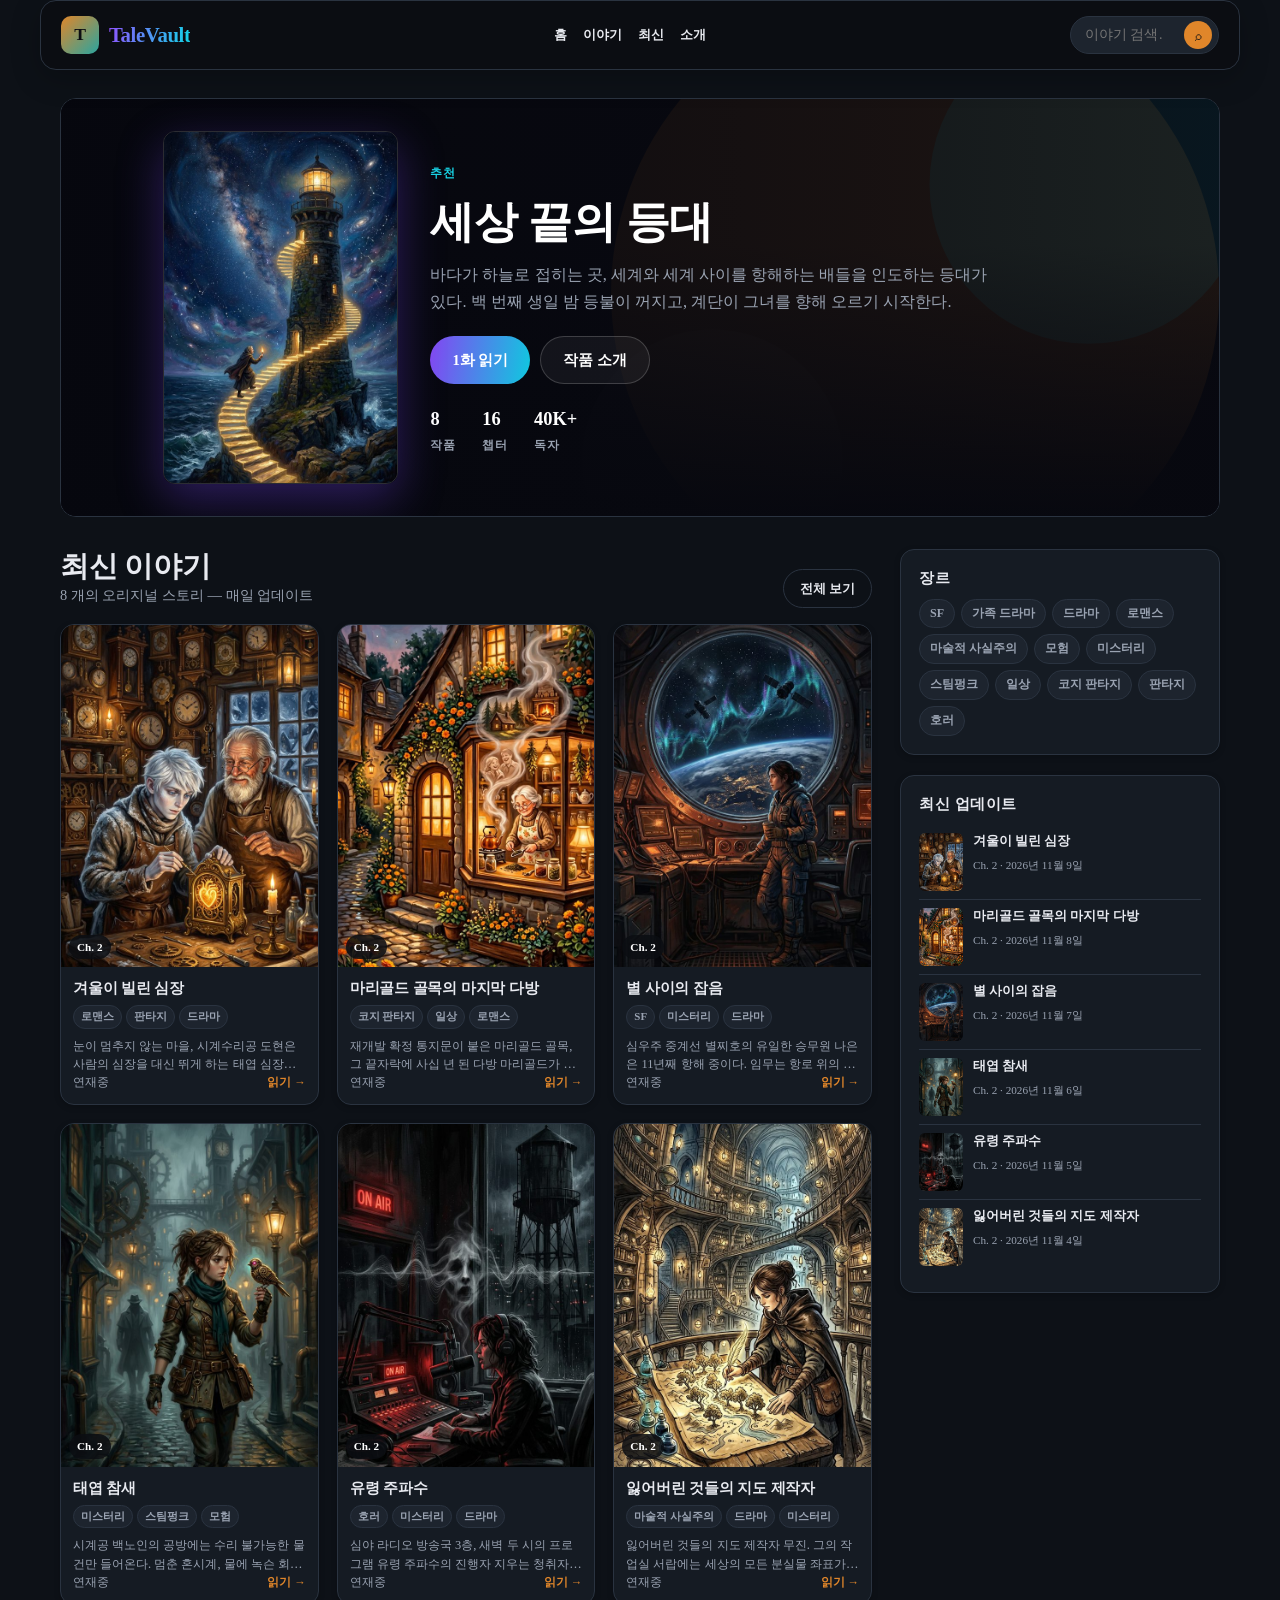
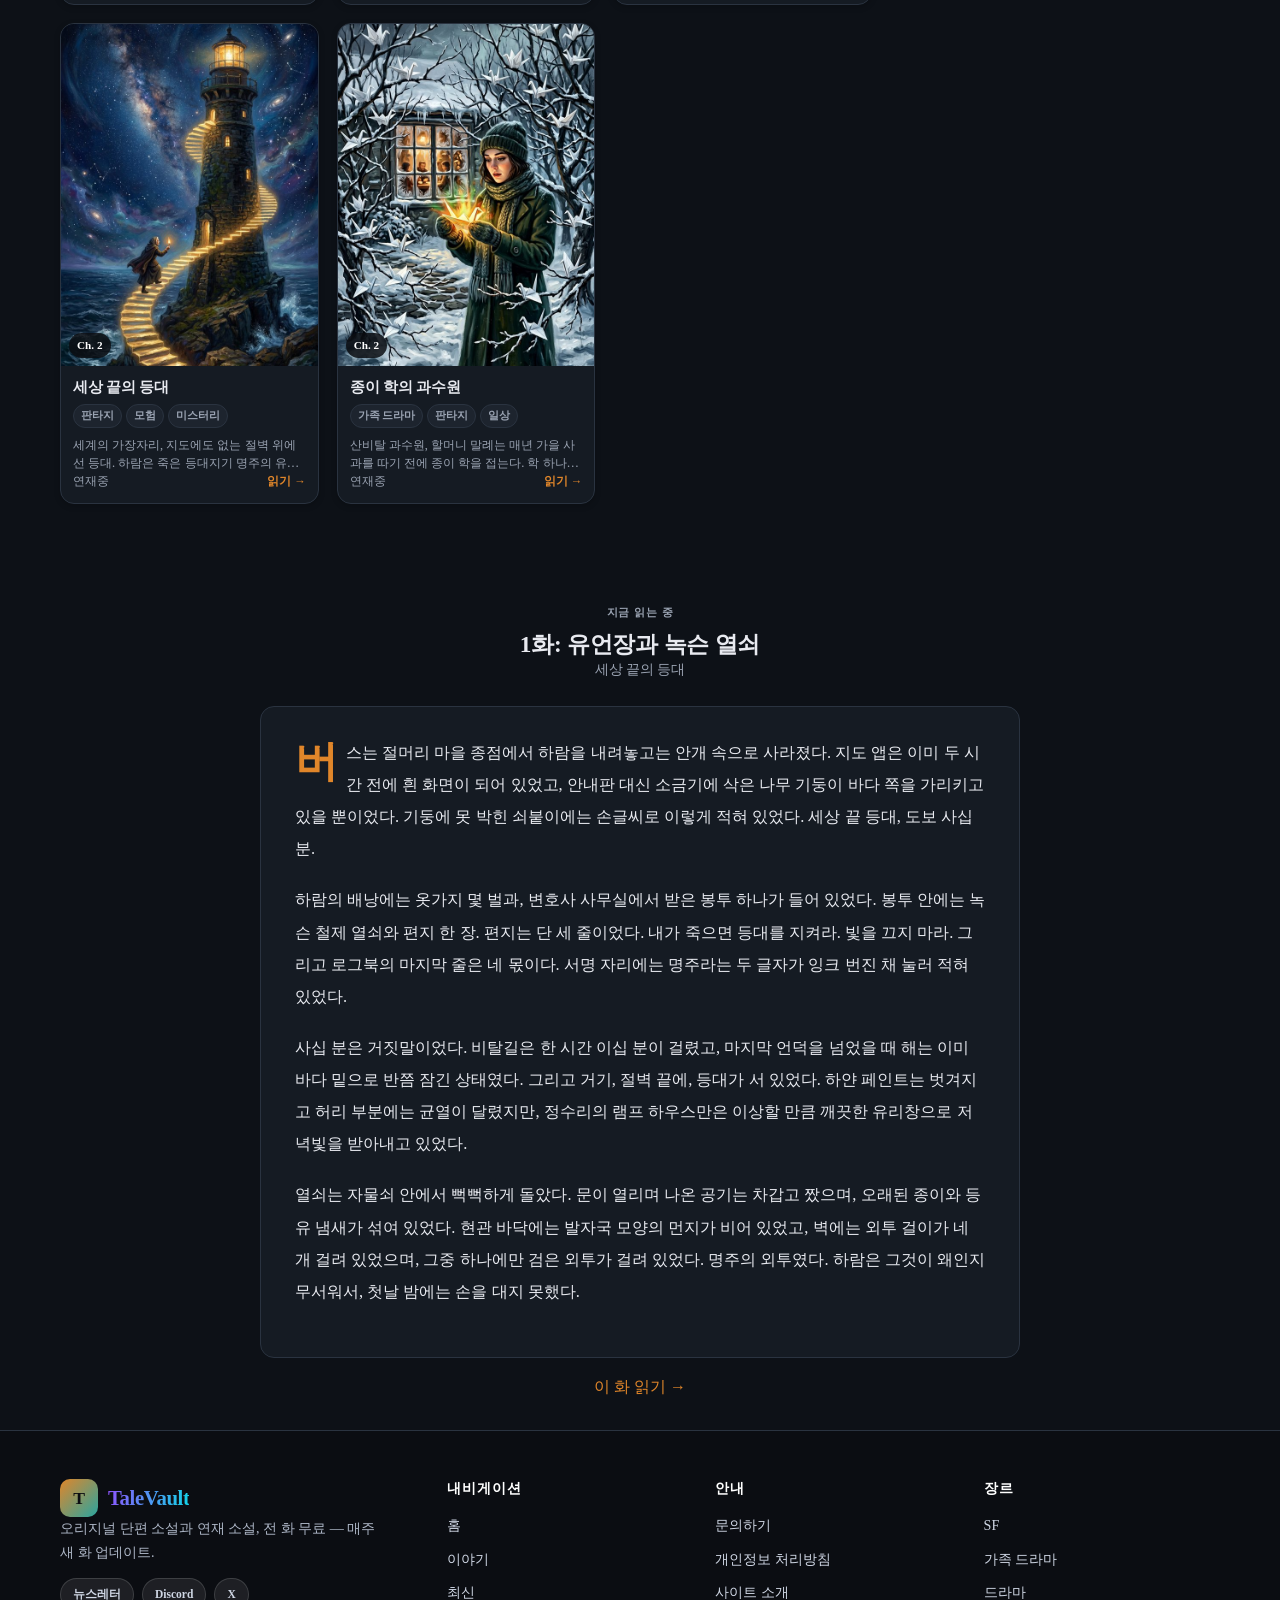
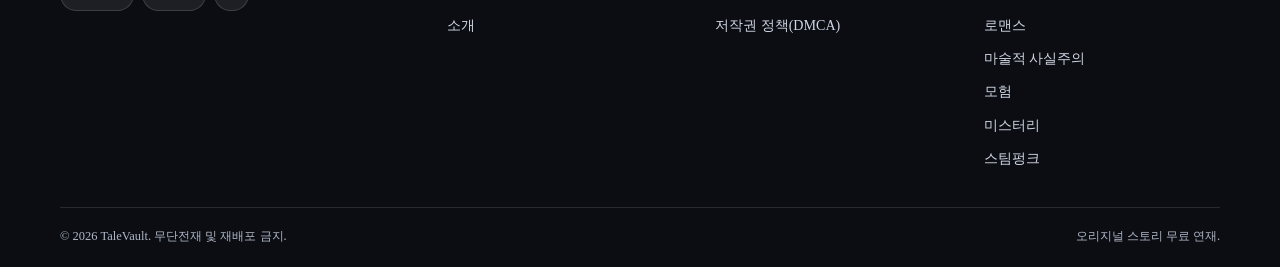
<file: index.html>
<!DOCTYPE html>
<html lang="ko">
<head>
<meta charset="utf-8">
<meta name="viewport" content="width=device-width, initial-scale=1">
<title>TaleVault — 오리지널 이야기 무료 연재</title>
<meta name="description" content="TaleVault는 오리지널 단편 소설과 연재 소설을 모은 독립 도서관입니다. 모든 작품은 TaleVault를 위해 집필되어 이곳에서 먼저, 전 화 무료로 공개됩니다.">
<meta name="keywords" content="talevault, talevault.mkm.fan, 무료 소설, 단편 소설, 연재 소설, 이야기 읽기, 오리지널 스토리">
<link rel="canonical" href="https://talevault.mkm.fan/index.html">
<link rel="alternate" hreflang="ko" href="https://talevault.mkm.fan/index.html">
<meta name="robots" content="index, follow, max-image-preview:large">
<meta property="og:type" content="website">
<meta property="og:site_name" content="TaleVault">
<meta property="og:title" content="TaleVault — 오리지널 이야기 무료 연재">
<meta property="og:description" content="TaleVault는 오리지널 단편 소설과 연재 소설을 모은 독립 도서관입니다. 모든 작품은 TaleVault를 위해 집필되어 이곳에서 먼저, 전 화 무료로 공개됩니다.">
<meta property="og:url" content="https://talevault.mkm.fan/index.html">
<meta property="og:locale" content="ko_KR">
<meta name="twitter:card" content="summary_large_image">
<link rel="icon" type="image/png" href="favicon.png">
<link rel="stylesheet" href="assets/css/mkm.css">
<link rel="stylesheet" href="assets/css/site.css">
<script type="application/ld+json">{"@context": "https://schema.org", "@graph": [{"@type": "WebSite", "name": "TaleVault", "url": "https://talevault.mkm.fan", "inLanguage": "ko", "potentialAction": {"@type": "SearchAction", "target": "https://talevault.mkm.fan/search.html?s={query}", "query-input": "required name=query"}}, {"@type": "ItemList", "name": "최신 이야기", "itemListElement": [{"@type": "ListItem", "position": 1, "url": "https://talevault.mkm.fan/story.html?id=lighthouse-worlds-end", "name": "세상 끝의 등대"}, {"@type": "ListItem", "position": 2, "url": "https://talevault.mkm.fan/story.html?id=clockwork-sparrow", "name": "태엽 참새"}, {"@type": "ListItem", "position": 3, "url": "https://talevault.mkm.fan/story.html?id=tea-shop-marigold", "name": "마리골드 골목의 마지막 다방"}, {"@type": "ListItem", "position": 4, "url": "https://talevault.mkm.fan/story.html?id=static-between-stars", "name": "별 사이의 잡음"}, {"@type": "ListItem", "position": 5, "url": "https://talevault.mkm.fan/story.html?id=cartographer-lost-things", "name": "잃어버린 것들의 지도 제작자"}, {"@type": "ListItem", "position": 6, "url": "https://talevault.mkm.fan/story.html?id=winters-borrowed-heart", "name": "겨울이 빌린 심장"}, {"@type": "ListItem", "position": 7, "url": "https://talevault.mkm.fan/story.html?id=ghost-frequency", "name": "유령 주파수"}, {"@type": "ListItem", "position": 8, "url": "https://talevault.mkm.fan/story.html?id=orchard-paper-cranes", "name": "종이 학의 과수원"}]}]}</script>
</head>
<body data-page="home" id="mkm-top">
<a class="mkm-skip-link" href="#content">본문 바로가기</a>

<header class="mkm-header is-sticky">
  <div class="mkm-container mkm-header-inner">
    <div class="mkm-brand">
      <a class="mkm-logo" href="index.html" aria-label="홈">
        <span class="mkm-logo-mark">T</span>
        <span class="mkm-logo-text">TaleVault</span>
      </a>
    </div>
    <nav class="mkm-nav" aria-label="주 메뉴">
      <ul class="mkm-menu">
        <li><a href="index.html">홈</a></li>
        <li><a href="search.html">이야기</a></li>
        <li><a href="index.html#latest">최신</a></li>
        <li><a href="about.html">소개</a></li>
      </ul>
    </nav>
    <div class="mkm-header-actions">
      <form class="mkm-search" role="search" action="search.html" method="get">
        <input type="search" name="s" placeholder="이야기 검색…" aria-label="이야기 검색">
        <button type="submit" aria-label="검색">⌕</button>
      </form>
      <button type="button" class="mkm-menu-toggle" aria-expanded="false" aria-controls="mkm-mobile-menu">
        <span class="mkm-menu-toggle-icon" aria-hidden="true"></span><span class="mkm-menu-toggle-label">메뉴</span>
      </button>
    </div>
  </div>
  <div class="mkm-mobile-menu" id="mkm-mobile-menu"><div class="mkm-container">
    <ul class="mkm-mobile-nav">
      <li><a href="index.html">홈</a></li>
      <li><a href="search.html">이야기</a></li>
      <li><a href="index.html#latest">최신</a></li>
      <li><a href="about.html">소개</a></li>
    </ul>
    <form class="mkm-search" role="search" action="search.html" method="get">
      <input type="search" name="s" placeholder="이야기 검색…" aria-label="이야기 검색">
      <button type="submit" aria-label="검색">⌕</button>
    </form>
  </div></div>
</header>
<div data-ad="header"></div>

<main id="content" class="mkm-main">
  <div id="home-root"></div>
</main>
<div data-ad="footer"></div>

<footer class="mkm-footer">
  <div class="mkm-container">
    <div class="mkm-footer-grid has-four">
      <div class="mkm-footer-brand">
        <a class="mkm-footer-logo" href="index.html"><span class="mkm-logo-mark">T</span><span class="mkm-logo-text">TaleVault</span></a>
        <p class="mkm-footer-about"></p>
        <div class="mkm-social"></div>
      </div>
      <div class="mkm-footer-col"><h3>내비게이션</h3>
        <ul class="mkm-footer-menu">
          <li><a href="index.html">홈</a></li>
          <li><a href="search.html">이야기</a></li>
          <li><a href="index.html#latest">최신</a></li>
          <li><a href="about.html">소개</a></li>
        </ul>
      </div>
      <div class="mkm-footer-col"><h3>안내</h3>
        <ul class="mkm-footer-menu">
          <li><a href="contact.html">문의하기</a></li>
          <li><a href="privacy.html">개인정보 처리방침</a></li>
          <li><a href="about.html">사이트 소개</a></li>
          <li><a href="dmca.html">저작권 정책(DMCA)</a></li>
        </ul>
      </div>
      <div class="mkm-footer-col"><h3>장르</h3>
        <ul class="mkm-footer-menu mkm-footer-genres"></ul>
      </div>
    </div>
    <div class="mkm-footer-bottom"><span>© <span data-year>2026</span> TaleVault. 무단전재 및 재배포 금지.</span><span>오리지널 스토리 무료 연재.</span></div>
  </div>
</footer>
<button type="button" class="mkm-back-to-top" aria-label="맨 위로">↑</button>




<script src="assets/js/app.js?v=3"></script>
</body>
</html>
</file>
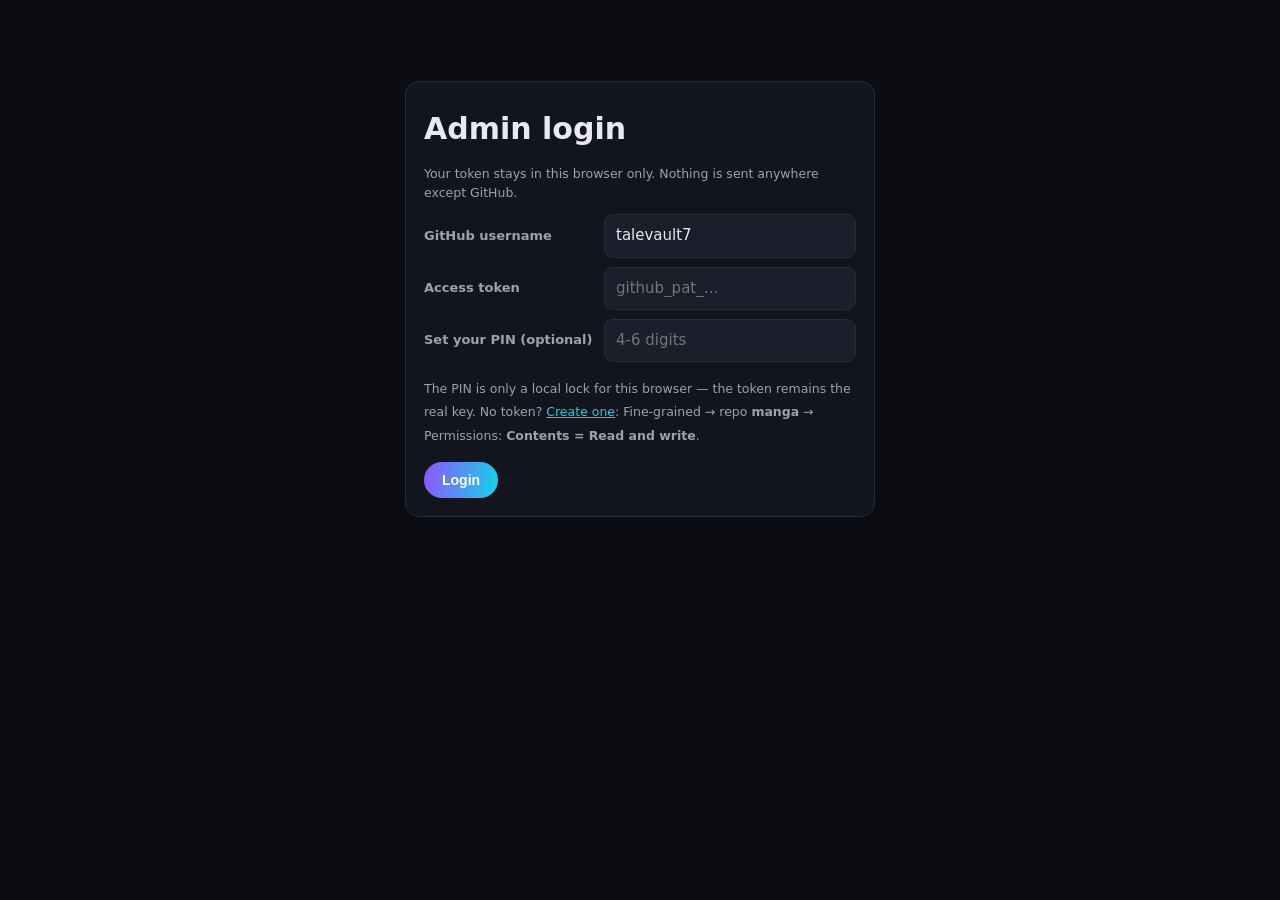
<file: admin/index.html>
<!DOCTYPE html>
<html lang="en">
<head>
<meta charset="UTF-8">
<meta name="viewport" content="width=device-width, initial-scale=1">
<title>Admin — TaleVault</title>
<style>
:root{--bg:#0b0d12;--sf:#12151d;--sf2:#1a1f2b;--bd:#262c3a;--tx:#e8eaf0;--mu:#9aa3b2;--ac:#9053ff;--ac2:#12d4e7;--ok:#35d07f;--er:#ff5470}
*{box-sizing:border-box}body{margin:0;background:var(--bg);color:var(--tx);font:15px/1.55 system-ui,-apple-system,"Segoe UI",Roboto,Arial,sans-serif}
a{color:var(--ac2)}h1,h2,h3{margin:.2em 0 .5em}small{color:var(--mu)}
.wrap{max-width:1060px;margin:0 auto;padding:18px}
.card{background:var(--sf);border:1px solid var(--bd);border-radius:14px;padding:18px;margin-bottom:16px}
.row{display:grid;grid-template-columns:170px 1fr;gap:10px;align-items:center;margin-bottom:9px}
.row.ta{align-items:start}
label{color:var(--mu);font-size:13px;font-weight:600}
input,select,textarea{width:100%;background:var(--sf2);border:1px solid var(--bd);color:var(--tx);border-radius:9px;padding:9px 11px;font:inherit}
textarea{min-height:70px;resize:vertical}
input:focus,textarea:focus{outline:2px solid var(--ac);border-color:transparent}
input[type=color]{padding:2px;height:38px}
.btn{display:inline-flex;gap:7px;align-items:center;background:linear-gradient(100deg,var(--ac),var(--ac2));color:#fff;border:0;border-radius:999px;padding:10px 18px;font-weight:700;cursor:pointer;font-size:14px}
.btn.ghost{background:var(--sf2);border:1px solid var(--bd);color:var(--tx)}
.btn.danger{background:#3a1220;border:1px solid #6b1f36;color:#ff8ba0}
.btn.sm{padding:6px 12px;font-size:12.5px}
.btn[disabled]{opacity:.45;cursor:not-allowed}
.status{font-size:13px;color:var(--mu)}.status.ok{color:var(--ok)}.status.er{color:var(--er)}
details.t{background:var(--sf);border:1px solid var(--bd);border-radius:12px;margin-bottom:12px;overflow:hidden}
details.t>summary{cursor:pointer;padding:13px 16px;font-weight:700;background:var(--sf2);display:flex;justify-content:space-between;gap:10px;align-items:center}
details.t .in{padding:14px}
.ch{border:1px dashed var(--bd);border-radius:10px;padding:12px;margin:10px 0;background:var(--bg)}
.chh{display:flex;justify-content:space-between;align-items:center;gap:8px;margin-bottom:8px;flex-wrap:wrap}
.grid2{display:grid;grid-template-columns:1fr 1fr;gap:10px}
.tagline{color:var(--mu);font-size:12.5px;margin:-4px 0 12px}
.layout{display:grid;grid-template-columns:220px 1fr;gap:18px;align-items:start}
.side{position:sticky;top:14px;background:var(--sf);border:1px solid var(--bd);border-radius:14px;padding:14px}
.side .brand{font-weight:800;font-size:16px;margin-bottom:10px;background:linear-gradient(100deg,var(--ac),var(--ac2));-webkit-background-clip:text;background-clip:text;-webkit-text-fill-color:transparent}
.side a{display:block;padding:8px 10px;border-radius:8px;color:var(--mu);font-weight:600;font-size:13.5px;text-decoration:none}
.side a:hover{background:var(--sf2);color:var(--tx)}
.side .sf{margin-top:12px;display:grid;gap:8px}
.topbar{display:flex;gap:10px;align-items:center;flex-wrap:wrap;margin-bottom:14px}
@media(max-width:860px){.layout{grid-template-columns:1fr}.side{position:static}.row{grid-template-columns:1fr}}
</style>
</head>
<body>

<!-- LOGIN / PIN -->
<div class="wrap" id="gate">
  <div class="card" style="max-width:470px;margin:7vh auto">
    <h1 id="gate-title">Admin login</h1>
    <p class="tagline" id="gate-note">Your token stays in this browser only. Nothing is sent anywhere except GitHub.</p>
    <div id="gate-pin" hidden>
      <div class="row"><label>Your PIN</label><input id="g-pin" type="password" inputmode="numeric" placeholder="••••"></div>
      <button class="btn" id="g-unlock">Unlock</button>
      <div class="status" id="g-pinstatus"></div>
      <p><small>Forgot PIN? <a href="#" id="g-forget">Reset (you will re-enter your token)</a></small></p>
    </div>
    <div id="gate-login">
      <div class="row"><label>GitHub username</label><input id="g-user" value="talevault7" autocomplete="username"></div>
      <div class="row"><label>Access token</label><input id="g-token" type="password" placeholder="github_pat_…" autocomplete="current-password"></div>
      <div class="row"><label>Set your PIN (optional)</label><input id="g-newpin" type="password" inputmode="numeric" placeholder="4-6 digits"></div>
      <p><small>The PIN is only a local lock for this browser — the token remains the real key.
      No token? <a href="https://github.com/settings/personal-access-tokens/new" target="_blank">Create one</a>:
      Fine-grained → repo <b>manga</b> → Permissions: <b>Contents = Read and write</b>.</small></p>
      <button class="btn" id="g-login">Login</button>
      <div class="status" id="g-status"></div>
    </div>
  </div>
</div>

<!-- APP -->
<div class="wrap" id="app" hidden>
  <div class="layout">
    <nav class="side">
      <div class="brand">TaleVault Admin</div>
      <a href="#sec-site">Site settings</a>
      <a href="#sec-posts">Posts (manga & chapters)</a>
      <a href="#sec-ads">Ads units</a>
      <a href="#sec-txt">ads.txt</a>
      <a href="#sec-gsc">Google / SEO</a>
      <a href="#sec-style">Style / theme</a>
      <div class="sf">
        <button class="btn" id="save">Save &amp; publish</button>
        <button class="btn ghost sm" id="reload">Reload</button>
        <button class="btn ghost sm" id="view-site">View site</button>
        <button class="btn ghost sm" id="logout">Logout</button>
      </div>
      <p class="status" id="status" style="margin-top:10px"></p>
    </nav>

    <main>
      <div class="card" id="sec-site">
        <h2>Site settings</h2>
        <div class="row"><label>Site name</label><input id="s-name"></div>
        <div class="row"><label>Tagline</label><input id="s-tagline"></div>
        <div class="row ta"><label>About text</label><textarea id="s-about"></textarea></div>
      </div>

      <div class="topbar" id="sec-posts"><h2 style="margin:0">Posts — manga &amp; chapters</h2><button class="btn sm" id="add-title">+ Add post</button></div>
      <div id="titles"></div>

      <div class="card" id="sec-ads">
        <h2>Ads units</h2>
        <p class="tagline">Paste your ad code (AdSense / Ezoic / Monetag) into each slot. Show = live.</p>
        <div class="row"><label>All ads on/off</label><select id="a-enabled"><option value="1">ON</option><option value="0">OFF</option></select></div>
        <div id="a-slots"></div>
      </div>

      <div class="card" id="sec-txt">
        <h2>ads.txt</h2>
        <p class="tagline">Live at /ads.txt — AdSense approve hone ke baad apni publisher line likhein.</p>
        <textarea id="x-txt" style="min-height:140px;font-family:ui-monospace,Consolas,monospace;font-size:12.5px"></textarea>
      </div>

      <div class="card" id="sec-gsc">
        <h2>Google Search Console &amp; Analytics</h2>
        <p class="tagline">Search Console: "HTML file" verification method use karein — Google jo file download de, us ka naam aur poora content yahan paste karein. Analytics: GA4 ka Measurement ID (G-…) paste karein. Dono Save &amp; publish se live ho jate hain.</p>
        <div class="row"><label>GSC file name</label><input id="x-gscname" placeholder="google1234abcd.html"></div>
        <div class="row ta"><label>GSC file content</label><textarea id="x-gsccontent" style="min-height:90px;font-family:ui-monospace,Consolas,monospace;font-size:12px" placeholder="&lt;html&gt;…google-site-verification…&lt;/html&gt;"></textarea></div>
        <div class="row"><label>GA4 Measurement ID</label><input id="x-ga" placeholder="G-XXXXXXXXXX"></div>
        <p><small>After publish: Search Console me "Verify" dabayein, phir Settings &gt; Sitemaps me <b>https://talevault.mkm.fan/sitemap.xml</b> submit karein.</small></p>
      </div>

      <div class="card" id="sec-style">
        <h2>Style / theme</h2>
        <p class="tagline">Site ke colors & shape — save karte hi poori site pe lag jata hai.</p>
        <div class="grid2">
          <div class="row"><label>Accent</label><input id="y-accent" type="color"></div>
          <div class="row"><label>Accent 2</label><input id="y-accent2" type="color"></div>
          <div class="row"><label>Background</label><input id="y-bg" type="color"></div>
          <div class="row"><label>Card bg</label><input id="y-surface" type="color"></div>
          <div class="row"><label>Card bg 2</label><input id="y-surface2" type="color"></div>
          <div class="row"><label>Border</label><input id="y-border" type="color"></div>
          <div class="row"><label>Radius</label><input id="y-radius" placeholder="14px"></div>
          <div class="row"><label>Max width</label><input id="y-container" placeholder="1240px"></div>
          <div class="row"><label>Grid card min (px)</label><input id="y-gridmin" type="number" value="180"></div>
        </div>
      </div>
    </main>
  </div>
</div>

<script>
"use strict";
var OWNER = "talevault7", REPO = "talevault";
var PATHS = { content: "assets/content.json", ads: "assets/ads.json", txt: "ads.txt", style: "assets/style.json", seo: "assets/seo.json" };
var st = { token: "", user: "", content: null, ads: null, txt: "", style: null, seo: {}, sha: {} };

function $(s){ return document.querySelector(s); }
function esc(s){ return String(s==null?"":s).replace(/[&<>"']/g,function(c){return{"&":"&amp;","<":"&lt;",">":"&gt;",'"':"&quot;","'":"&#39;"}[c];}); }
function status(m,c){ var e=$("#status"); e.textContent=m||""; e.className="status"+(c?" "+c:""); }
function b64e(s){ return btoa(unescape(encodeURIComponent(s))); }
function b64d(s){ return decodeURIComponent(escape(atob(s.replace(/\n/g,"")))); }
function sha256(t){ return crypto.subtle.digest("SHA-256", new TextEncoder().encode(t)).then(function(b){ return Array.from(new Uint8Array(b)).map(function(x){return x.toString(16).padStart(2,"0");}).join(""); }); }

function api(path, opts){
  opts = opts || {};
  return fetch("https://api.github.com/repos/" + OWNER + "/" + REPO + "/contents/" + path, Object.assign({
    headers: { "Authorization": "Bearer " + st.token, "Accept": "application/vnd.github+json" }
  }, opts)).then(function(r){
    if (!r.ok) return r.json().then(function(j){ throw new Error((j && j.message) || r.status); });
    return r.json();
  });
}

/* ---------- gate: PIN + login ---------- */
function gateMode(){
  var hasTok = !!localStorage.getItem("mkm_token");
  var hasPin = !!localStorage.getItem("mkm_pin");
  $("#gate-login").hidden = hasTok;
  $("#gate-pin").hidden = !(hasTok && hasPin);
  $("#gate-title").textContent = (hasTok && hasPin) ? "Unlock admin" : "Admin login";
}
$("#g-forget").onclick = function(e){ e.preventDefault(); localStorage.removeItem("mkm_pin"); localStorage.removeItem("mkm_token"); gateMode(); };
$("#g-unlock").onclick = function(){
  sha256($("#g-pin").value).then(function(h){
    if (h === localStorage.getItem("mkm_pin")) { st.token = localStorage.getItem("mkm_token"); st.user = localStorage.getItem("mkm_user"); boot(); }
    else $("#g-pinstatus").textContent = "Wrong PIN.";
  });
};
$("#g-login").onclick = function(){
  var u = $("#g-user").value.trim(), t = $("#g-token").value.trim(), pin = $("#g-newpin").value.trim();
  if (!u || !t) { $("#g-status").textContent = "Enter username and token."; return; }
  st.user = u; st.token = t;
  $("#g-status").textContent = "Checking…";
  fetch("https://api.github.com/user", { headers: { "Authorization": "Bearer " + t } })
    .then(function(r){ if (!r.ok) throw new Error("Token rejected (" + r.status + ")"); return r.json(); })
    .then(function(j){
      if (j.login.toLowerCase() !== u.toLowerCase()) throw new Error("Token belongs to " + j.login);
      localStorage.setItem("mkm_user", u); localStorage.setItem("mkm_token", t);
      if (pin) return sha256(pin).then(function(h){ localStorage.setItem("mkm_pin", h); });
    })
    .then(function(){ boot(); })
    .catch(function(e){ $("#g-status").textContent = "Login fail: " + e.message; });
};
$("#logout").onclick = function(){ localStorage.removeItem("mkm_token"); localStorage.removeItem("mkm_pin"); location.reload(); };

/* ---------- load ---------- */
function boot(){
  st.token = st.token || localStorage.getItem("mkm_token") || "";
  st.user = st.user || localStorage.getItem("mkm_user") || "";
  if (!st.token) { gateMode(); return; }
  $("#gate").hidden = true; $("#app").hidden = false;
  load();
}
function load(){
  status("Loading…");
  Promise.all([api(PATHS.content), api(PATHS.ads), api(PATHS.txt), api(PATHS.style).catch(function(){ return null; }), api(PATHS.seo).catch(function(){ return null; })]).then(function(rs){
    st.sha.content = rs[0].sha; st.sha.ads = rs[1].sha; st.sha.txt = rs[2].sha; st.sha.style = rs[3] ? rs[3].sha : undefined;
    st.content = JSON.parse(b64d(rs[0].content));
    st.ads = JSON.parse(b64d(rs[1].content));
    st.txt = b64d(rs[2].content);
    st.style = rs[3] ? JSON.parse(b64d(rs[3].content)) : {};
    st.seo = rs[4] ? JSON.parse(b64d(rs[4].content)) : {};
    render();
    status("Loaded. Edit, then Save & publish.", "ok");
  }).catch(function(e){ status("Load fail: " + e.message, "er"); });
}
$("#reload").onclick = load;
$("#view-site").onclick = function(){ window.open("https://talevault.mkm.fan/", "_blank"); };

/* ---------- render ---------- */
function render(){
  var c = st.content;
  $("#s-name").value = c.name || ""; $("#s-tagline").value = c.tagline || ""; $("#s-about").value = c.about || "";
  $("#x-txt").value = st.txt || "";
  $("#x-gscname").value = (st.seo && st.seo.gscName) || "";
  $("#x-gsccontent").value = (st.seo && st.seo.gscContent) || "";
  $("#x-ga").value = (st.seo && st.seo.ga) || "";
  var sy = st.style || {};
  $("#y-accent").value = sy.accent || "#9053ff"; $("#y-accent2").value = sy.accent2 || "#12d4e7";
  $("#y-bg").value = sy.bg || "#0b0d12"; $("#y-surface").value = sy.surface || "#12151d";
  $("#y-surface2").value = sy.surface2 || "#1a1f2b"; $("#y-border").value = sy.border || "#262c3a";
  $("#y-radius").value = sy.radius || "14px"; $("#y-container").value = sy.container || "1240px";
  $("#y-gridmin").value = sy.gridMin || 180;
  renderTitles(); renderAds();
}
function renderTitles(){
  var box = $("#titles"); box.innerHTML = "";
  st.content.titles.forEach(function(t, i){
    var d = document.createElement("details"); d.className = "t";
    d.innerHTML = "<summary><span>" + esc(t.title) + " <small>(" + esc(t.id) + ")</small></span><span style='display:flex;gap:8px'>" +
      "<a class='btn ghost sm' target='_blank' href='../manga.html?id=" + esc(t.id) + "'>View post</a>" +
      "<button class='btn danger sm' data-del='" + i + "'>Delete</button></span></summary><div class='in'>" +
      "<div class='grid2'>" +
      f("Title", "t"+i+"title", t.title) + f("ID (slug)", "t"+i+"id", t.id) +
      f("Author", "t"+i+"author", t.author) + f("Artist", "t"+i+"artist", t.artist) +
      f("Status", "t"+i+"status", t.status) + f("Type", "t"+i+"type", t.type) +
      f("Year", "t"+i+"year", t.year) + f("Rating", "t"+i+"rating", t.rating) +
      f("Views", "t"+i+"views", t.views) +
      "<div class='row ta'><label>Cover image</label><div style='display:flex;gap:8px'><input id='t"+i+"cover' value='" + esc(t.cover||"") + "' placeholder='URL…'><input type='file' accept='image/*' id='t"+i+"covf' style='max-width:150px'></div></div>" +
      "</div>" +
      "<div style='margin:6px 0'><button class='btn ghost sm' data-covup='" + i + "'>Upload cover file</button> <small>or paste an image URL</small></div>" +
      "<div class='row ta'><label>Genres (comma)</label><input id='t"+i+"genres' value='" + esc((t.genres||[]).join(", ")) + "'></div>" +
      "<div class='row ta'><label>Synopsis</label><textarea id='t"+i+"desc'>" + esc(t.description||"") + "</textarea></div>" +
      "<div class='chh'><h3 style='margin:0'>Chapters</h3><button class='btn sm' data-addch='" + i + "'>+ Add chapter</button></div>" +
      "<div id='chs" + i + "'></div></div>";
    box.appendChild(d);
    renderChapters(i);
    d.querySelector("[data-del]").onclick = function(){ if (confirm("Delete \"" + t.title + "\"?")) { st.content.titles.splice(i,1); renderTitles(); status("Deleted - press Save & publish."); } };
    d.querySelector("[data-addch]").onclick = function(){
      var n = (t.chapters[0] ? Math.max.apply(null, t.chapters.map(function(x){return x.num;})) + 1 : 1);
      t.chapters.unshift({ num: n, title: "New chapter", date: new Date().toISOString().slice(0,10), pages: 0, dir: "assets/manga/" + t.id + "/ch-" + String(n).padStart(3,"0") + "/" });
      renderChapters(i); status("Chapter added - upload pages or paste URLs, then Save.");
    };
    d.querySelector("[data-covup]").onclick = function(){
      var fi = document.getElementById("t"+i+"covf"); if (!fi.files[0]) { status("Choose a cover file first.", "er"); return; }
      uploadBlob("assets/covers/" + t.id + ext(fi.files[0].name), fi.files[0]).then(function(path){
        t.cover = path; document.getElementById("t"+i+"cover").value = t.cover; status("Cover uploaded: " + path + " (then Save).", "ok");
      }).catch(function(e){ status("Cover upload fail: " + e.message, "er"); });
    };
    bindTitle(i);
  });
}
function f(label,id,val){ return "<div class='row'><label>"+esc(label)+"</label><input id='"+id+"' value='"+esc(val==null?"":val)+"'></div>"; }
function ext(n){ var m = /\.[a-z0-9]+$/i.exec(n); return m ? m[0].toLowerCase() : ".jpg"; }
function renderChapters(i){
  var t = st.content.titles[i], box = $("#chs"+i); if (!box) return; box.innerHTML = "";
  (t.chapters||[]).forEach(function(ch, j){
    var div = document.createElement("div"); div.className = "ch";
    div.innerHTML = "<div class='chh'><b>Chapter " + esc(ch.num) + " — " + esc(ch.title) + "</b><span style='display:flex;gap:8px'>" +
      "<a class='btn ghost sm' target='_blank' href='../read.html?id=" + esc(t.id) + "&ch=" + esc(ch.num) + "'>View chapter</a>" +
      "<button class='btn danger sm' data-delch='" + j + "'>Delete</button></span></div>" +
      "<div class='grid2'>" +
      f("Chapter #", "c"+i+"_"+j+"num", ch.num) + f("Date", "c"+i+"_"+j+"date", ch.date) +
      f("Title", "c"+i+"_"+j+"title", ch.title) + f("Pages", "c"+i+"_"+j+"pages", ch.pages) +
      "</div>" +
      "<div class='row ta'><label>Images folder / URL prefix</label><input id='c"+i+"_"+j+"dir' value='" + esc(ch.dir||"") + "'></div>" +
      "<div class='row ta'><label>Page URLs (one per line)</label><textarea id='c"+i+"_"+j+"imgs'>" + esc((ch.images||[]).join("\n")) + "</textarea></div>" +
      "<div class='row ta'><label>Upload page images</label><input type='file' accept='image/*' multiple id='c"+i+"_"+j+"files'></div>" +
      "<button class='btn ghost sm' data-up='" + i + "-" + j + "'>Upload pages to chapter folder</button> <small>saved as 001.jpg, 002.jpg… in the chapter folder</small>";
    box.appendChild(div);
    div.querySelector("[data-delch]").onclick = function(){ if (confirm("Delete chapter " + ch.num + "?")) { t.chapters.splice(j,1); renderChapters(i); } };
    div.querySelector("[data-up]").onclick = function(){
      var fi = document.getElementById("c"+i+"_"+j+"files");
      if (!fi.files.length) { status("Choose page images first.", "er"); return; }
      var dir = (ch.dir || ("assets/manga/" + t.id + "/ch-" + String(ch.num).padStart(3,"0") + "/")).replace(/\/?$/, "/");
      ch.dir = dir; delete ch.images;
      var files = Array.prototype.slice.call(fi.files).sort(function(a,b){return a.name.localeCompare(b.name, undefined, {numeric:true});});
      status("Uploading 0/" + files.length + "…");
      files.reduce(function(p, file, idx){
        return p.then(function(){
          return uploadBlob(dir + String(idx+1).padStart(3,"0") + ext(file), file).then(function(){
            status("Uploading " + (idx+1) + "/" + files.length + "…");
          });
        });
      }, Promise.resolve()).then(function(){
        ch.pages = files.length; renderChapters(i);
        status("Uploaded " + files.length + " pages to " + dir + " - press Save & publish.", "ok");
      }).catch(function(e){ status("Upload fail: " + e.message, "er"); });
    };
    bindChapter(i, j);
  });
}
function uploadBlob(path, file){
  return new Promise(function(res, rej){
    var r = new FileReader();
    r.onload = function(){
      var b64 = r.result.split(",")[1];
      api(path, { method: "GET" }).then(function(ex){ return ex.sha; }).catch(function(){ return undefined; }).then(function(sha){
        var body = { message: "Admin: upload " + path, content: b64 };
        if (sha) body.sha = sha;
        return api(path, { method: "PUT", body: JSON.stringify(body) });
      }).then(function(){ res(path); }).catch(rej);
    };
    r.onerror = function(){ rej(new Error("file read fail")); };
    r.readAsDataURL(file);
  });
}
function bindTitle(i){
  var t = st.content.titles[i];
  function b(id,key,num){ var el=document.getElementById(id); if(el) el.oninput=function(){ t[key]=num?Number(el.value):el.value; }; }
  b("t"+i+"title","title"); b("t"+i+"id","id"); b("t"+i+"author","author"); b("t"+i+"artist","artist");
  b("t"+i+"status","status"); b("t"+i+"type","type"); b("t"+i+"year","year",1); b("t"+i+"rating","rating",1); b("t"+i+"views","views",1);
  b("t"+i+"cover","cover"); b("t"+i+"desc","description");
  var g=document.getElementById("t"+i+"genres"); if(g) g.oninput=function(){ t.genres=g.value.split(",").map(function(x){return x.trim();}).filter(Boolean); };
}
function bindChapter(i,j){
  var ch = st.content.titles[i].chapters[j];
  function b(id,key,num){ var el=document.getElementById(id); if(el) el.oninput=function(){ ch[key]=num?Number(el.value):el.value; }; }
  b("c"+i+"_"+j+"num","num",1); b("c"+i+"_"+j+"date","date"); b("c"+i+"_"+j+"title","title"); b("c"+i+"_"+j+"pages","pages",1); b("c"+i+"_"+j+"dir","dir");
  var im=document.getElementById("c"+i+"_"+j+"imgs"); if(im) im.oninput=function(){ var v=im.value.split("\n").map(function(x){return x.trim();}).filter(Boolean); if(v.length) ch.images=v; else delete ch.images; };
}
$("#add-title").onclick = function(){
  st.content.titles.push({ id: "new-post-" + (st.content.titles.length+1), title: "New Post", author: "", artist: "", status: "Ongoing", type: "Manga", year: 2026, genres: [], rating: 4.5, views: 0, description: "", art: { a: "#9053ff", b: "#1a0b2e", label: "NP" }, chapters: [] });
  renderTitles(); status("New post added - fill details, then Save & publish.");
};
function renderAds(){
  $("#a-enabled").value = st.ads.enabled ? "1" : "0";
  $("#a-enabled").onchange = function(){ st.ads.enabled = $("#a-enabled").value === "1"; };
  var box = $("#a-slots"); box.innerHTML = "";
  Object.keys(st.ads.slots).forEach(function(k){
    var s = st.ads.slots[k];
    var div = document.createElement("div"); div.className = "ch";
    div.innerHTML = "<div class='chh'><b>" + esc(k) + "</b><select id='ad-"+k+"-on' style='width:110px'><option value='1'>Show</option><option value='0'>Hide</option></select></div>" +
      (k === "reader_inline" ? "<div class='row'><label>Every N pages</label><input id='ad-"+k+"-every' type='number' value='" + esc(s.every||5) + "'></div>" : "") +
      "<div class='row ta'><label>Ad code</label><textarea id='ad-"+k+"-code'>" + esc(s.code||"") + "</textarea></div>";
    box.appendChild(div);
    div.querySelector("#ad-"+k+"-on").value = s.on ? "1" : "0";
    div.querySelector("#ad-"+k+"-on").onchange = function(e){ s.on = e.target.value === "1"; };
    var ev = div.querySelector("#ad-"+k+"-every"); if (ev) ev.oninput = function(){ s.every = Number(ev.value); };
    div.querySelector("#ad-"+k+"-code").oninput = function(e){ s.code = e.target.value; };
  });
}

/* ---------- save ---------- */
function put(path, contentStr, sha){
  return api(path, { method: "PUT", body: JSON.stringify({ message: "Admin: update " + path, content: contentStr, sha: sha }) });
}
function putAny(path, text){
  return api(path).then(function(ex){ return ex.sha; }).catch(function(){ return undefined; }).then(function(sha){
    var body = { message: "Admin: publish " + path, content: b64e(text) };
    if (sha) body.sha = sha;
    return api(path, { method: "PUT", body: JSON.stringify(body) });
  });
}
$("#save").onclick = function(){
  var c = st.content;
  c.name = $("#s-name").value; c.tagline = $("#s-tagline").value; c.about = $("#s-about").value;
  st.style = { accent: $("#y-accent").value, accent2: $("#y-accent2").value, bg: $("#y-bg").value, surface: $("#y-surface").value,
    surface2: $("#y-surface2").value, border: $("#y-border").value, radius: $("#y-radius").value, container: $("#y-container").value,
    gridMin: Number($("#y-gridmin").value) || 180,
    font: (st.style && st.style.font) || "system-ui,-apple-system,\"Segoe UI\",Roboto,Arial,sans-serif" };
  status("Publishing…");
  put(PATHS.content, b64e(JSON.stringify(c, null, 2) + "\n"), st.sha.content).then(function(r){ st.sha.content = r.content.sha;
    return put(PATHS.ads, b64e(JSON.stringify(st.ads, null, 2) + "\n"), st.sha.ads); }).then(function(r){ st.sha.ads = r.content.sha;
    return put(PATHS.style, b64e(JSON.stringify(st.style, null, 2) + "\n"), st.sha.style); }).then(function(r){ st.sha.style = r.content.sha;
    var jobs = [];
    if ($("#x-txt").value !== st.txt) jobs.push(put(PATHS.txt, b64e($("#x-txt").value), st.sha.txt).then(function(rr){ st.sha.txt = rr.content.sha; }));
    st.txt = $("#x-txt").value;
    var gn = $("#x-gscname").value.trim(), gc = $("#x-gsccontent").value, gav = $("#x-ga").value.trim();
    st.seo = { ga: gav, gscName: gn, gscContent: gc };
    if (gn && gc) jobs.push(putAny(gn, gc));
    jobs.push(putAny(PATHS.seo, JSON.stringify(st.seo, null, 2) + "\n"));
    return Promise.all(jobs);
  }).then(function(){
    status("Published! Live site updates in ~1 minute.", "ok");
  }).catch(function(e){ status("Save fail: " + e.message, "er"); });
};

gateMode(); boot();
</script>
</body>
</html>
</file>
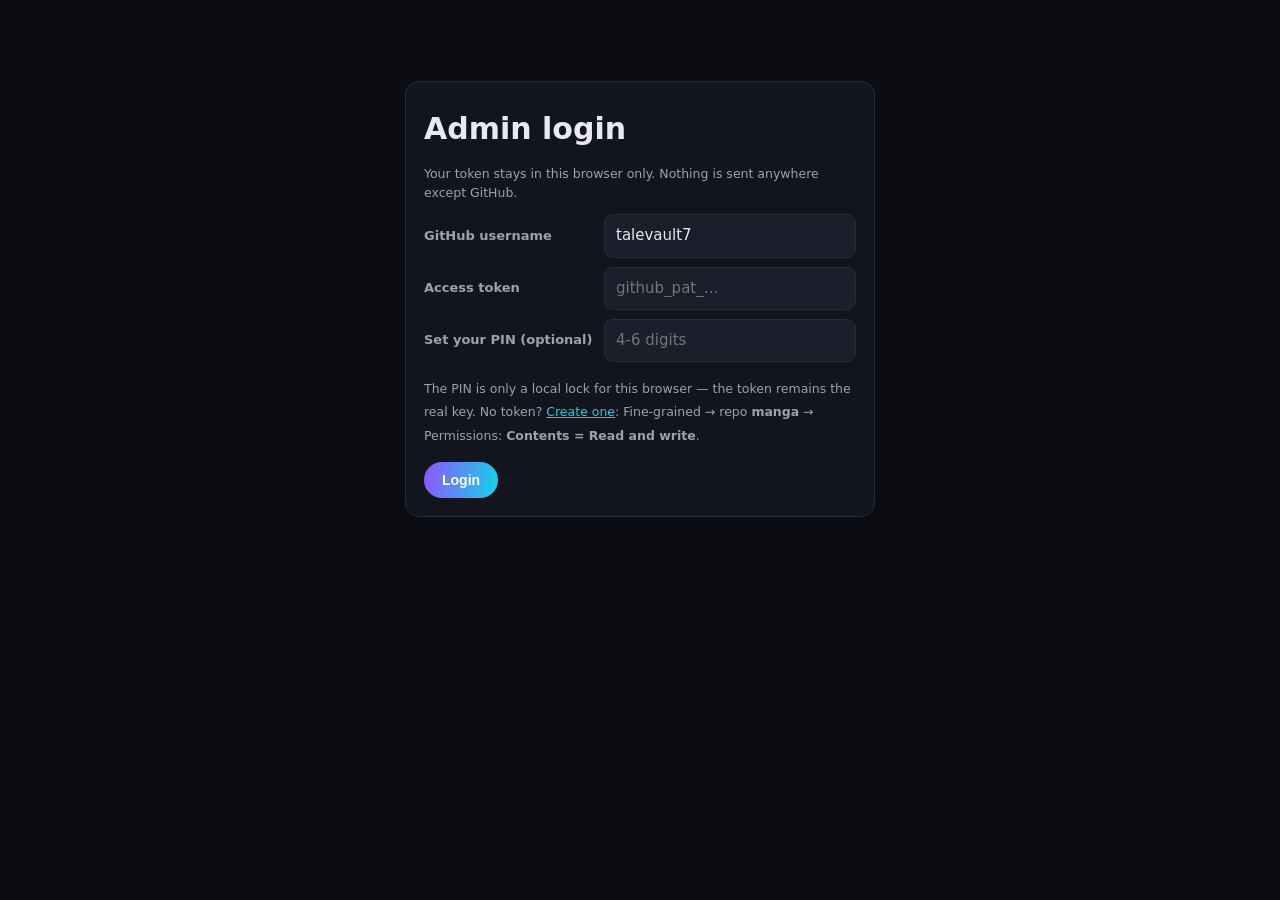
<file: admin/admin/index.html>
<!DOCTYPE html>
<html lang="en">
<head>
<meta charset="UTF-8">
<title>Admin moved…</title>
<meta http-equiv="refresh" content="0; url=../">
<script>location.replace("../");</script>
</head>
<body>
<p>The admin panel has moved to <a href="../">/admin/</a>. Redirecting…</p>
</body>
</html>
</file>
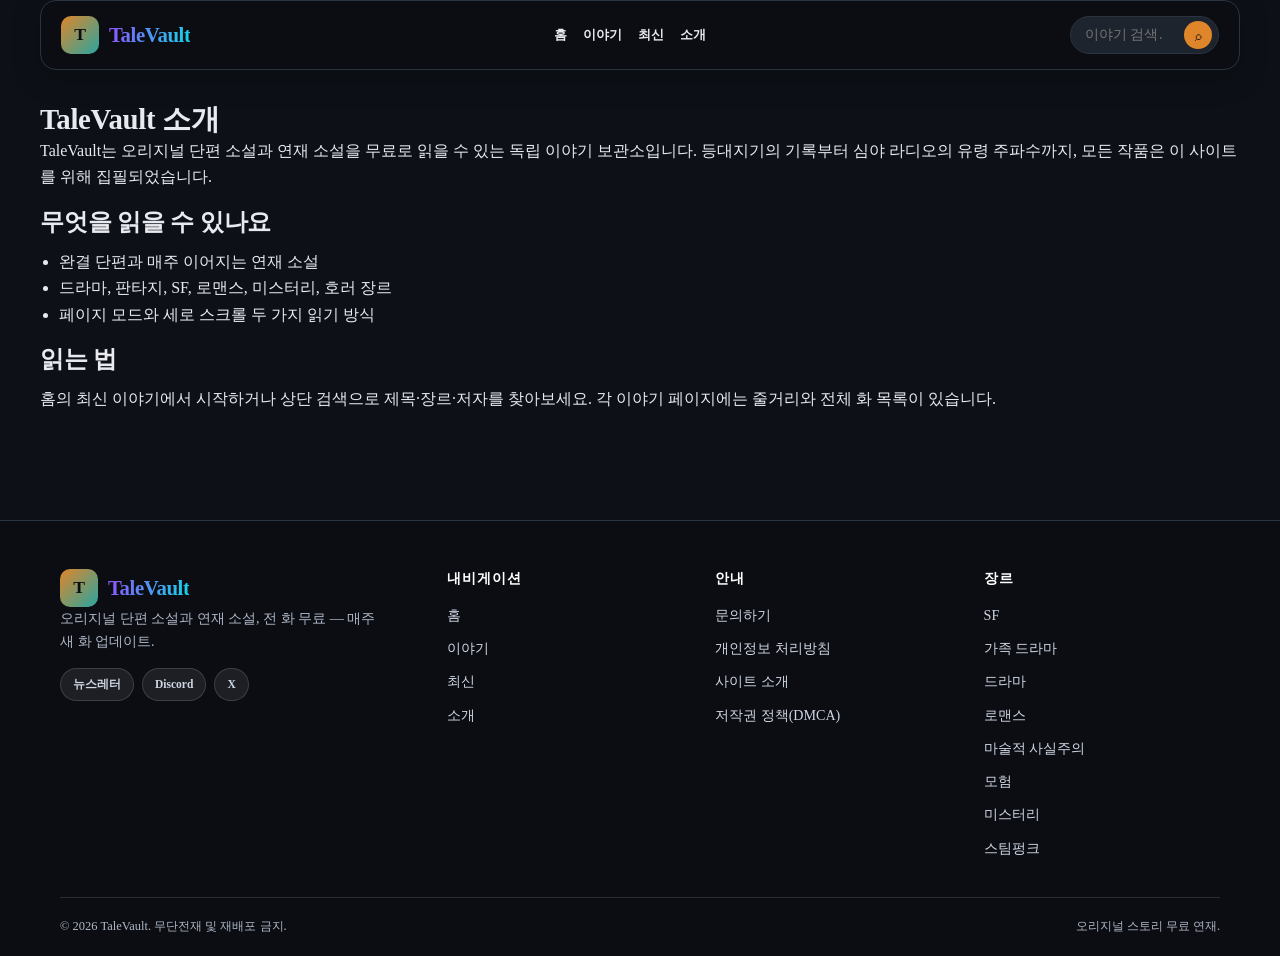
<file: about.html>
<!DOCTYPE html>
<html lang="ko">
<head>
<meta charset="utf-8">
<meta name="viewport" content="width=device-width, initial-scale=1">
<title>사이트 소개 — TaleVault</title>
<meta name="description" content="TaleVault는 오리지널 단편과 연재 소설을 무료로 제공하는 이야기 보관소입니다.">
<meta name="keywords" content="talevault, talevault.mkm.fan, 무료 소설, 단편 소설, 연재 소설, 이야기 읽기, 오리지널 스토리">
<link rel="canonical" href="https://talevault.mkm.fan/about.html">
<link rel="alternate" hreflang="ko" href="https://talevault.mkm.fan/about.html">
<meta name="robots" content="index, follow, max-image-preview:large">
<meta property="og:type" content="website">
<meta property="og:site_name" content="TaleVault">
<meta property="og:title" content="사이트 소개 — TaleVault">
<meta property="og:description" content="TaleVault는 오리지널 단편과 연재 소설을 무료로 제공하는 이야기 보관소입니다.">
<meta property="og:url" content="https://talevault.mkm.fan/about.html">
<meta property="og:locale" content="ko_KR">
<meta name="twitter:card" content="summary_large_image">
<link rel="icon" type="image/png" href="favicon.png">
<link rel="stylesheet" href="assets/css/mkm.css">
<link rel="stylesheet" href="assets/css/site.css">
</head>
<body data-page="static" id="mkm-top">
<a class="mkm-skip-link" href="#content">본문 바로가기</a>

<header class="mkm-header is-sticky">
  <div class="mkm-container mkm-header-inner">
    <div class="mkm-brand">
      <a class="mkm-logo" href="index.html" aria-label="홈">
        <span class="mkm-logo-mark">T</span>
        <span class="mkm-logo-text">TaleVault</span>
      </a>
    </div>
    <nav class="mkm-nav" aria-label="Primary menu">
      <ul class="mkm-menu">
        <li><a href="index.html">홈</a></li>
        <li><a href="search.html">이야기</a></li>
        <li><a href="index.html#latest">최신</a></li>
        <li><a href="index.html#feature">소개</a></li>
      </ul>
    </nav>
    <div class="mkm-header-actions">
      <form class="mkm-search" role="search" action="search.html" method="get">
        <input type="search" name="s" placeholder="이야기 검색…" aria-label="이야기 검색">
        <button type="submit" aria-label="검색">⌕</button>
      </form>
      <button type="button" class="mkm-menu-toggle" aria-expanded="false" aria-controls="mkm-mobile-menu">
        <span class="mkm-menu-toggle-icon" aria-hidden="true"></span><span class="mkm-menu-toggle-label">메뉴</span>
      </button>
    </div>
  </div>
  <div class="mkm-mobile-menu" id="mkm-mobile-menu"><div class="mkm-container">
    <ul class="mkm-mobile-nav">
      <li><a href="index.html">홈</a></li>
      <li><a href="search.html">이야기</a></li>
      <li><a href="index.html#latest">최신</a></li>
      <li><a href="index.html#feature">소개</a></li>
    </ul>
    <form class="mkm-search" role="search" action="search.html" method="get">
      <input type="search" name="s" placeholder="이야기 검색…" aria-label="이야기 검색">
      <button type="submit" aria-label="검색">⌕</button>
    </form>
  </div></div>
</header>
<div data-ad="header"></div>
<main id="content" class="mkm-main"><div class="mkm-container mkm-page">
<h1 class="mkm-title">TaleVault 소개</h1>
<p class="mkm-lead">TaleVault는 오리지널 단편 소설과 연재 소설을 무료로 읽을 수 있는 독립 이야기 보관소입니다. 등대지기의 기록부터 심야 라디오의 유령 주파수까지, 모든 작품은 이 사이트를 위해 집필되었습니다.</p>
<h2>무엇을 읽을 수 있나요</h2>
<ul><li>완결 단편과 매주 이어지는 연재 소설</li><li>드라마, 판타지, SF, 로맨스, 미스터리, 호러 장르</li><li>페이지 모드와 세로 스크롤 두 가지 읽기 방식</li></ul>
<h2>읽는 법</h2>
<p>홈의 최신 이야기에서 시작하거나 상단 검색으로 제목·장르·저자를 찾아보세요. 각 이야기 페이지에는 줄거리와 전체 화 목록이 있습니다.</p></div></main>
<div data-ad="footer"></div>
<footer class="mkm-footer">
  <div class="mkm-container">
    <div class="mkm-footer-grid has-four">
      <div class="mkm-footer-brand">
        <a class="mkm-footer-logo" href="index.html"><span class="mkm-logo-mark">T</span><span class="mkm-logo-text">TaleVault</span></a>
        <p class="mkm-footer-about"></p>
        <div class="mkm-social"></div>
      </div>
      <div class="mkm-footer-col"><h3>내비게이션</h3>
        <ul class="mkm-footer-menu">
          <li><a href="index.html">홈</a></li>
          <li><a href="search.html">이야기</a></li>
          <li><a href="index.html#latest">최신</a></li>
          <li><a href="about.html">소개</a></li>
        </ul>
      </div>
      <div class="mkm-footer-col"><h3>안내</h3>
        <ul class="mkm-footer-menu">
          <li><a href="contact.html">문의하기</a></li>
          <li><a href="privacy.html">개인정보 처리방침</a></li>
          <li><a href="about.html">사이트 소개</a></li>
          <li><a href="dmca.html">저작권 정책(DMCA)</a></li>
        </ul>
      </div>
      <div class="mkm-footer-col"><h3>장르</h3>
        <ul class="mkm-footer-menu mkm-footer-genres"></ul>
      </div>
    </div>
    <div class="mkm-footer-bottom"><span>© <span data-year>2026</span> TaleVault. 무단전재 및 재배포 금지.</span><span>오리지널 스토리 무료 연재.</span></div>
  </div>
</footer>
<button type="button" class="mkm-back-to-top" aria-label="Back to top">↑</button>




<script src="assets/js/app.js?v=3"></script>
</body>
</html>
</file>
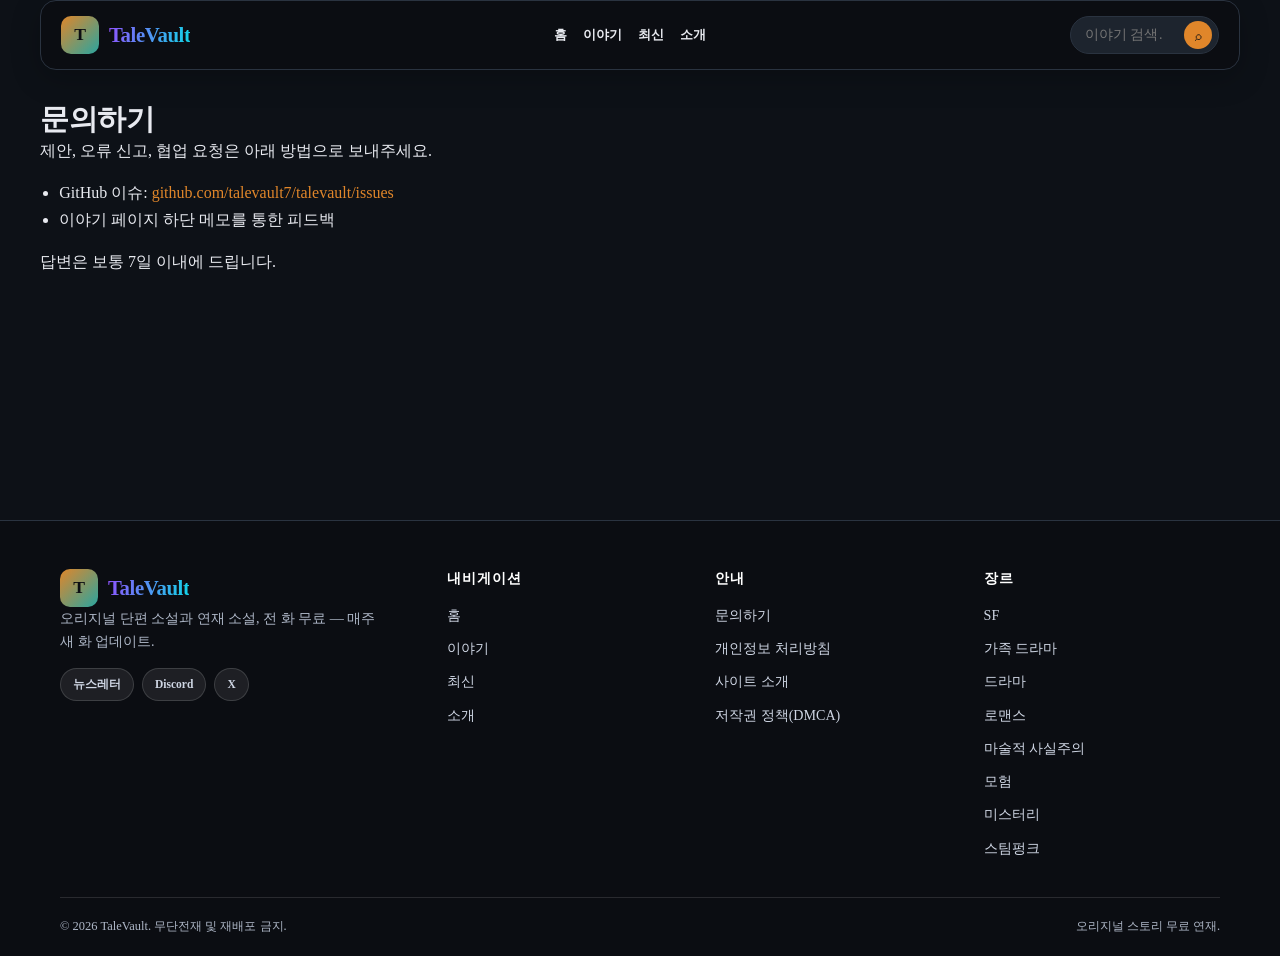
<file: contact.html>
<!DOCTYPE html>
<html lang="ko">
<head>
<meta charset="utf-8">
<meta name="viewport" content="width=device-width, initial-scale=1">
<title>문의하기 — TaleVault</title>
<meta name="description" content="TaleVault 문의 방법 — 제안, 신고, 협업 요청.">
<meta name="keywords" content="talevault, talevault.mkm.fan, 무료 소설, 단편 소설, 연재 소설, 이야기 읽기, 오리지널 스토리">
<link rel="canonical" href="https://talevault.mkm.fan/contact.html">
<link rel="alternate" hreflang="ko" href="https://talevault.mkm.fan/contact.html">
<meta name="robots" content="index, follow, max-image-preview:large">
<meta property="og:type" content="website">
<meta property="og:site_name" content="TaleVault">
<meta property="og:title" content="문의하기 — TaleVault">
<meta property="og:description" content="TaleVault 문의 방법 — 제안, 신고, 협업 요청.">
<meta property="og:url" content="https://talevault.mkm.fan/contact.html">
<meta property="og:locale" content="ko_KR">
<meta name="twitter:card" content="summary_large_image">
<link rel="icon" type="image/png" href="favicon.png">
<link rel="stylesheet" href="assets/css/mkm.css">
<link rel="stylesheet" href="assets/css/site.css">
</head>
<body data-page="static" id="mkm-top">
<a class="mkm-skip-link" href="#content">본문 바로가기</a>

<header class="mkm-header is-sticky">
  <div class="mkm-container mkm-header-inner">
    <div class="mkm-brand">
      <a class="mkm-logo" href="index.html" aria-label="홈">
        <span class="mkm-logo-mark">T</span>
        <span class="mkm-logo-text">TaleVault</span>
      </a>
    </div>
    <nav class="mkm-nav" aria-label="Primary menu">
      <ul class="mkm-menu">
        <li><a href="index.html">홈</a></li>
        <li><a href="search.html">이야기</a></li>
        <li><a href="index.html#latest">최신</a></li>
        <li><a href="index.html#feature">소개</a></li>
      </ul>
    </nav>
    <div class="mkm-header-actions">
      <form class="mkm-search" role="search" action="search.html" method="get">
        <input type="search" name="s" placeholder="이야기 검색…" aria-label="이야기 검색">
        <button type="submit" aria-label="검색">⌕</button>
      </form>
      <button type="button" class="mkm-menu-toggle" aria-expanded="false" aria-controls="mkm-mobile-menu">
        <span class="mkm-menu-toggle-icon" aria-hidden="true"></span><span class="mkm-menu-toggle-label">메뉴</span>
      </button>
    </div>
  </div>
  <div class="mkm-mobile-menu" id="mkm-mobile-menu"><div class="mkm-container">
    <ul class="mkm-mobile-nav">
      <li><a href="index.html">홈</a></li>
      <li><a href="search.html">이야기</a></li>
      <li><a href="index.html#latest">최신</a></li>
      <li><a href="index.html#feature">소개</a></li>
    </ul>
    <form class="mkm-search" role="search" action="search.html" method="get">
      <input type="search" name="s" placeholder="이야기 검색…" aria-label="이야기 검색">
      <button type="submit" aria-label="검색">⌕</button>
    </form>
  </div></div>
</header>
<div data-ad="header"></div>
<main id="content" class="mkm-main"><div class="mkm-container mkm-page">
<h1 class="mkm-title">문의하기</h1>
<p class="mkm-lead">제안, 오류 신고, 협업 요청은 아래 방법으로 보내주세요.</p>
<ul><li>GitHub 이슈: <a href="https://github.com/talevault7/talevault/issues" rel="noopener">github.com/talevault7/talevault/issues</a></li>
<li>이야기 페이지 하단 메모를 통한 피드백</li></ul>
<p>답변은 보통 7일 이내에 드립니다.</p></div></main>
<div data-ad="footer"></div>
<footer class="mkm-footer">
  <div class="mkm-container">
    <div class="mkm-footer-grid has-four">
      <div class="mkm-footer-brand">
        <a class="mkm-footer-logo" href="index.html"><span class="mkm-logo-mark">T</span><span class="mkm-logo-text">TaleVault</span></a>
        <p class="mkm-footer-about"></p>
        <div class="mkm-social"></div>
      </div>
      <div class="mkm-footer-col"><h3>내비게이션</h3>
        <ul class="mkm-footer-menu">
          <li><a href="index.html">홈</a></li>
          <li><a href="search.html">이야기</a></li>
          <li><a href="index.html#latest">최신</a></li>
          <li><a href="about.html">소개</a></li>
        </ul>
      </div>
      <div class="mkm-footer-col"><h3>안내</h3>
        <ul class="mkm-footer-menu">
          <li><a href="contact.html">문의하기</a></li>
          <li><a href="privacy.html">개인정보 처리방침</a></li>
          <li><a href="about.html">사이트 소개</a></li>
          <li><a href="dmca.html">저작권 정책(DMCA)</a></li>
        </ul>
      </div>
      <div class="mkm-footer-col"><h3>장르</h3>
        <ul class="mkm-footer-menu mkm-footer-genres"></ul>
      </div>
    </div>
    <div class="mkm-footer-bottom"><span>© <span data-year>2026</span> TaleVault. 무단전재 및 재배포 금지.</span><span>오리지널 스토리 무료 연재.</span></div>
  </div>
</footer>
<button type="button" class="mkm-back-to-top" aria-label="Back to top">↑</button>




<script src="assets/js/app.js?v=3"></script>
</body>
</html>
</file>
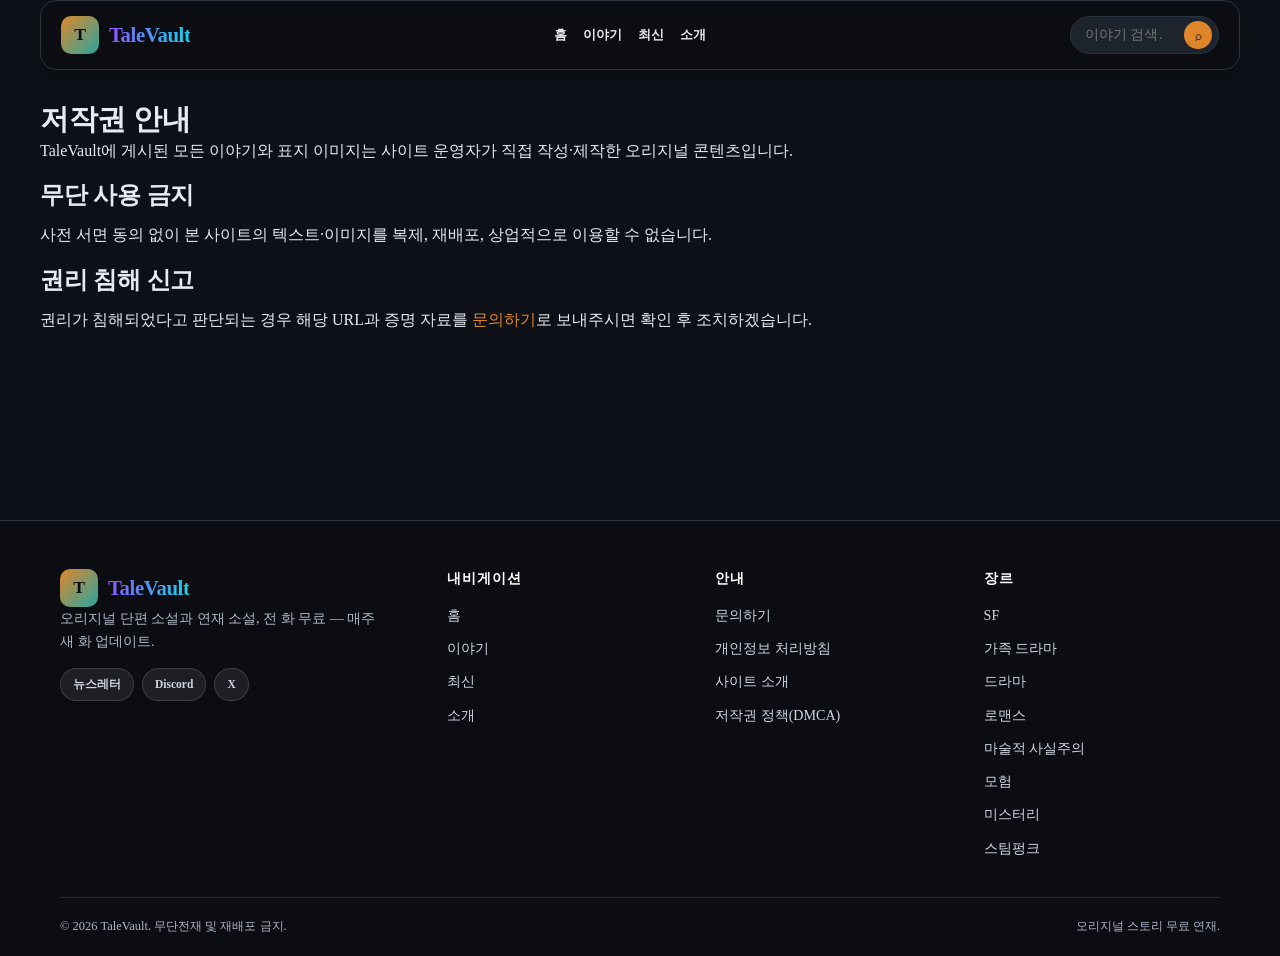
<file: dmca.html>
<!DOCTYPE html>
<html lang="ko">
<head>
<meta charset="utf-8">
<meta name="viewport" content="width=device-width, initial-scale=1">
<title>저작권 안내 — TaleVault</title>
<meta name="description" content="TaleVault 저작권 정책 — 모든 작품은 오리지널이며 침해 신고 절차를 안내합니다.">
<meta name="keywords" content="talevault, talevault.mkm.fan, 무료 소설, 단편 소설, 연재 소설, 이야기 읽기, 오리지널 스토리">
<link rel="canonical" href="https://talevault.mkm.fan/dmca.html">
<link rel="alternate" hreflang="ko" href="https://talevault.mkm.fan/dmca.html">
<meta name="robots" content="index, follow, max-image-preview:large">
<meta property="og:type" content="website">
<meta property="og:site_name" content="TaleVault">
<meta property="og:title" content="저작권 안내 — TaleVault">
<meta property="og:description" content="TaleVault 저작권 정책 — 모든 작품은 오리지널이며 침해 신고 절차를 안내합니다.">
<meta property="og:url" content="https://talevault.mkm.fan/dmca.html">
<meta property="og:locale" content="ko_KR">
<meta name="twitter:card" content="summary_large_image">
<link rel="icon" type="image/png" href="favicon.png">
<link rel="stylesheet" href="assets/css/mkm.css">
<link rel="stylesheet" href="assets/css/site.css">
</head>
<body data-page="static" id="mkm-top">
<a class="mkm-skip-link" href="#content">본문 바로가기</a>

<header class="mkm-header is-sticky">
  <div class="mkm-container mkm-header-inner">
    <div class="mkm-brand">
      <a class="mkm-logo" href="index.html" aria-label="홈">
        <span class="mkm-logo-mark">T</span>
        <span class="mkm-logo-text">TaleVault</span>
      </a>
    </div>
    <nav class="mkm-nav" aria-label="Primary menu">
      <ul class="mkm-menu">
        <li><a href="index.html">홈</a></li>
        <li><a href="search.html">이야기</a></li>
        <li><a href="index.html#latest">최신</a></li>
        <li><a href="index.html#feature">소개</a></li>
      </ul>
    </nav>
    <div class="mkm-header-actions">
      <form class="mkm-search" role="search" action="search.html" method="get">
        <input type="search" name="s" placeholder="이야기 검색…" aria-label="이야기 검색">
        <button type="submit" aria-label="검색">⌕</button>
      </form>
      <button type="button" class="mkm-menu-toggle" aria-expanded="false" aria-controls="mkm-mobile-menu">
        <span class="mkm-menu-toggle-icon" aria-hidden="true"></span><span class="mkm-menu-toggle-label">메뉴</span>
      </button>
    </div>
  </div>
  <div class="mkm-mobile-menu" id="mkm-mobile-menu"><div class="mkm-container">
    <ul class="mkm-mobile-nav">
      <li><a href="index.html">홈</a></li>
      <li><a href="search.html">이야기</a></li>
      <li><a href="index.html#latest">최신</a></li>
      <li><a href="index.html#feature">소개</a></li>
    </ul>
    <form class="mkm-search" role="search" action="search.html" method="get">
      <input type="search" name="s" placeholder="이야기 검색…" aria-label="이야기 검색">
      <button type="submit" aria-label="검색">⌕</button>
    </form>
  </div></div>
</header>
<div data-ad="header"></div>
<main id="content" class="mkm-main"><div class="mkm-container mkm-page">
<h1 class="mkm-title">저작권 안내</h1>
<p class="mkm-lead">TaleVault에 게시된 모든 이야기와 표지 이미지는 사이트 운영자가 직접 작성·제작한 오리지널 콘텐츠입니다.</p>
<h2>무단 사용 금지</h2>
<p>사전 서면 동의 없이 본 사이트의 텍스트·이미지를 복제, 재배포, 상업적으로 이용할 수 없습니다.</p>
<h2>권리 침해 신고</h2>
<p>권리가 침해되었다고 판단되는 경우 해당 URL과 증명 자료를 <a href="contact.html">문의하기</a>로 보내주시면 확인 후 조치하겠습니다.</p></div></main>
<div data-ad="footer"></div>
<footer class="mkm-footer">
  <div class="mkm-container">
    <div class="mkm-footer-grid has-four">
      <div class="mkm-footer-brand">
        <a class="mkm-footer-logo" href="index.html"><span class="mkm-logo-mark">T</span><span class="mkm-logo-text">TaleVault</span></a>
        <p class="mkm-footer-about"></p>
        <div class="mkm-social"></div>
      </div>
      <div class="mkm-footer-col"><h3>내비게이션</h3>
        <ul class="mkm-footer-menu">
          <li><a href="index.html">홈</a></li>
          <li><a href="search.html">이야기</a></li>
          <li><a href="index.html#latest">최신</a></li>
          <li><a href="about.html">소개</a></li>
        </ul>
      </div>
      <div class="mkm-footer-col"><h3>안내</h3>
        <ul class="mkm-footer-menu">
          <li><a href="contact.html">문의하기</a></li>
          <li><a href="privacy.html">개인정보 처리방침</a></li>
          <li><a href="about.html">사이트 소개</a></li>
          <li><a href="dmca.html">저작권 정책(DMCA)</a></li>
        </ul>
      </div>
      <div class="mkm-footer-col"><h3>장르</h3>
        <ul class="mkm-footer-menu mkm-footer-genres"></ul>
      </div>
    </div>
    <div class="mkm-footer-bottom"><span>© <span data-year>2026</span> TaleVault. 무단전재 및 재배포 금지.</span><span>오리지널 스토리 무료 연재.</span></div>
  </div>
</footer>
<button type="button" class="mkm-back-to-top" aria-label="Back to top">↑</button>




<script src="assets/js/app.js?v=3"></script>
</body>
</html>
</file>
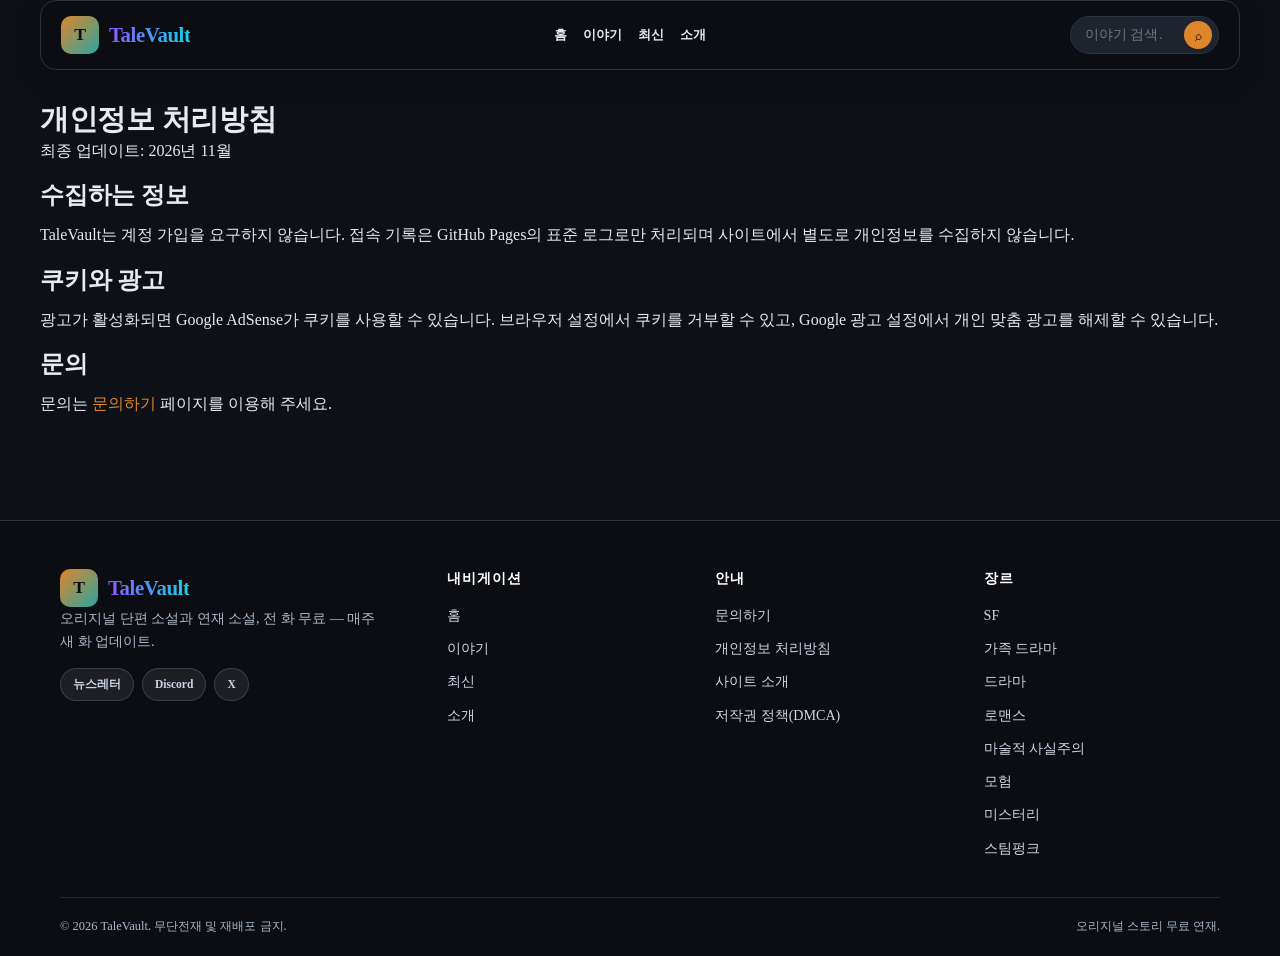
<file: privacy.html>
<!DOCTYPE html>
<html lang="ko">
<head>
<meta charset="utf-8">
<meta name="viewport" content="width=device-width, initial-scale=1">
<title>개인정보 처리방침 — TaleVault</title>
<meta name="description" content="TaleVault 개인정보 처리방침 — 쿠키, 광고, 접근 로그 안내.">
<meta name="keywords" content="talevault, talevault.mkm.fan, 무료 소설, 단편 소설, 연재 소설, 이야기 읽기, 오리지널 스토리">
<link rel="canonical" href="https://talevault.mkm.fan/privacy.html">
<link rel="alternate" hreflang="ko" href="https://talevault.mkm.fan/privacy.html">
<meta name="robots" content="index, follow, max-image-preview:large">
<meta property="og:type" content="website">
<meta property="og:site_name" content="TaleVault">
<meta property="og:title" content="개인정보 처리방침 — TaleVault">
<meta property="og:description" content="TaleVault 개인정보 처리방침 — 쿠키, 광고, 접근 로그 안내.">
<meta property="og:url" content="https://talevault.mkm.fan/privacy.html">
<meta property="og:locale" content="ko_KR">
<meta name="twitter:card" content="summary_large_image">
<link rel="icon" type="image/png" href="favicon.png">
<link rel="stylesheet" href="assets/css/mkm.css">
<link rel="stylesheet" href="assets/css/site.css">
</head>
<body data-page="static" id="mkm-top">
<a class="mkm-skip-link" href="#content">본문 바로가기</a>

<header class="mkm-header is-sticky">
  <div class="mkm-container mkm-header-inner">
    <div class="mkm-brand">
      <a class="mkm-logo" href="index.html" aria-label="홈">
        <span class="mkm-logo-mark">T</span>
        <span class="mkm-logo-text">TaleVault</span>
      </a>
    </div>
    <nav class="mkm-nav" aria-label="Primary menu">
      <ul class="mkm-menu">
        <li><a href="index.html">홈</a></li>
        <li><a href="search.html">이야기</a></li>
        <li><a href="index.html#latest">최신</a></li>
        <li><a href="index.html#feature">소개</a></li>
      </ul>
    </nav>
    <div class="mkm-header-actions">
      <form class="mkm-search" role="search" action="search.html" method="get">
        <input type="search" name="s" placeholder="이야기 검색…" aria-label="이야기 검색">
        <button type="submit" aria-label="검색">⌕</button>
      </form>
      <button type="button" class="mkm-menu-toggle" aria-expanded="false" aria-controls="mkm-mobile-menu">
        <span class="mkm-menu-toggle-icon" aria-hidden="true"></span><span class="mkm-menu-toggle-label">메뉴</span>
      </button>
    </div>
  </div>
  <div class="mkm-mobile-menu" id="mkm-mobile-menu"><div class="mkm-container">
    <ul class="mkm-mobile-nav">
      <li><a href="index.html">홈</a></li>
      <li><a href="search.html">이야기</a></li>
      <li><a href="index.html#latest">최신</a></li>
      <li><a href="index.html#feature">소개</a></li>
    </ul>
    <form class="mkm-search" role="search" action="search.html" method="get">
      <input type="search" name="s" placeholder="이야기 검색…" aria-label="이야기 검색">
      <button type="submit" aria-label="검색">⌕</button>
    </form>
  </div></div>
</header>
<div data-ad="header"></div>
<main id="content" class="mkm-main"><div class="mkm-container mkm-page">
<h1 class="mkm-title">개인정보 처리방침</h1>
<p class="mkm-lead">최종 업데이트: 2026년 11월</p>
<h2>수집하는 정보</h2>
<p>TaleVault는 계정 가입을 요구하지 않습니다. 접속 기록은 GitHub Pages의 표준 로그로만 처리되며 사이트에서 별도로 개인정보를 수집하지 않습니다.</p>
<h2>쿠키와 광고</h2>
<p>광고가 활성화되면 Google AdSense가 쿠키를 사용할 수 있습니다. 브라우저 설정에서 쿠키를 거부할 수 있고, Google 광고 설정에서 개인 맞춤 광고를 해제할 수 있습니다.</p>
<h2>문의</h2>
<p>문의는 <a href="contact.html">문의하기</a> 페이지를 이용해 주세요.</p></div></main>
<div data-ad="footer"></div>
<footer class="mkm-footer">
  <div class="mkm-container">
    <div class="mkm-footer-grid has-four">
      <div class="mkm-footer-brand">
        <a class="mkm-footer-logo" href="index.html"><span class="mkm-logo-mark">T</span><span class="mkm-logo-text">TaleVault</span></a>
        <p class="mkm-footer-about"></p>
        <div class="mkm-social"></div>
      </div>
      <div class="mkm-footer-col"><h3>내비게이션</h3>
        <ul class="mkm-footer-menu">
          <li><a href="index.html">홈</a></li>
          <li><a href="search.html">이야기</a></li>
          <li><a href="index.html#latest">최신</a></li>
          <li><a href="about.html">소개</a></li>
        </ul>
      </div>
      <div class="mkm-footer-col"><h3>안내</h3>
        <ul class="mkm-footer-menu">
          <li><a href="contact.html">문의하기</a></li>
          <li><a href="privacy.html">개인정보 처리방침</a></li>
          <li><a href="about.html">사이트 소개</a></li>
          <li><a href="dmca.html">저작권 정책(DMCA)</a></li>
        </ul>
      </div>
      <div class="mkm-footer-col"><h3>장르</h3>
        <ul class="mkm-footer-menu mkm-footer-genres"></ul>
      </div>
    </div>
    <div class="mkm-footer-bottom"><span>© <span data-year>2026</span> TaleVault. 무단전재 및 재배포 금지.</span><span>오리지널 스토리 무료 연재.</span></div>
  </div>
</footer>
<button type="button" class="mkm-back-to-top" aria-label="Back to top">↑</button>




<script src="assets/js/app.js?v=3"></script>
</body>
</html>
</file>
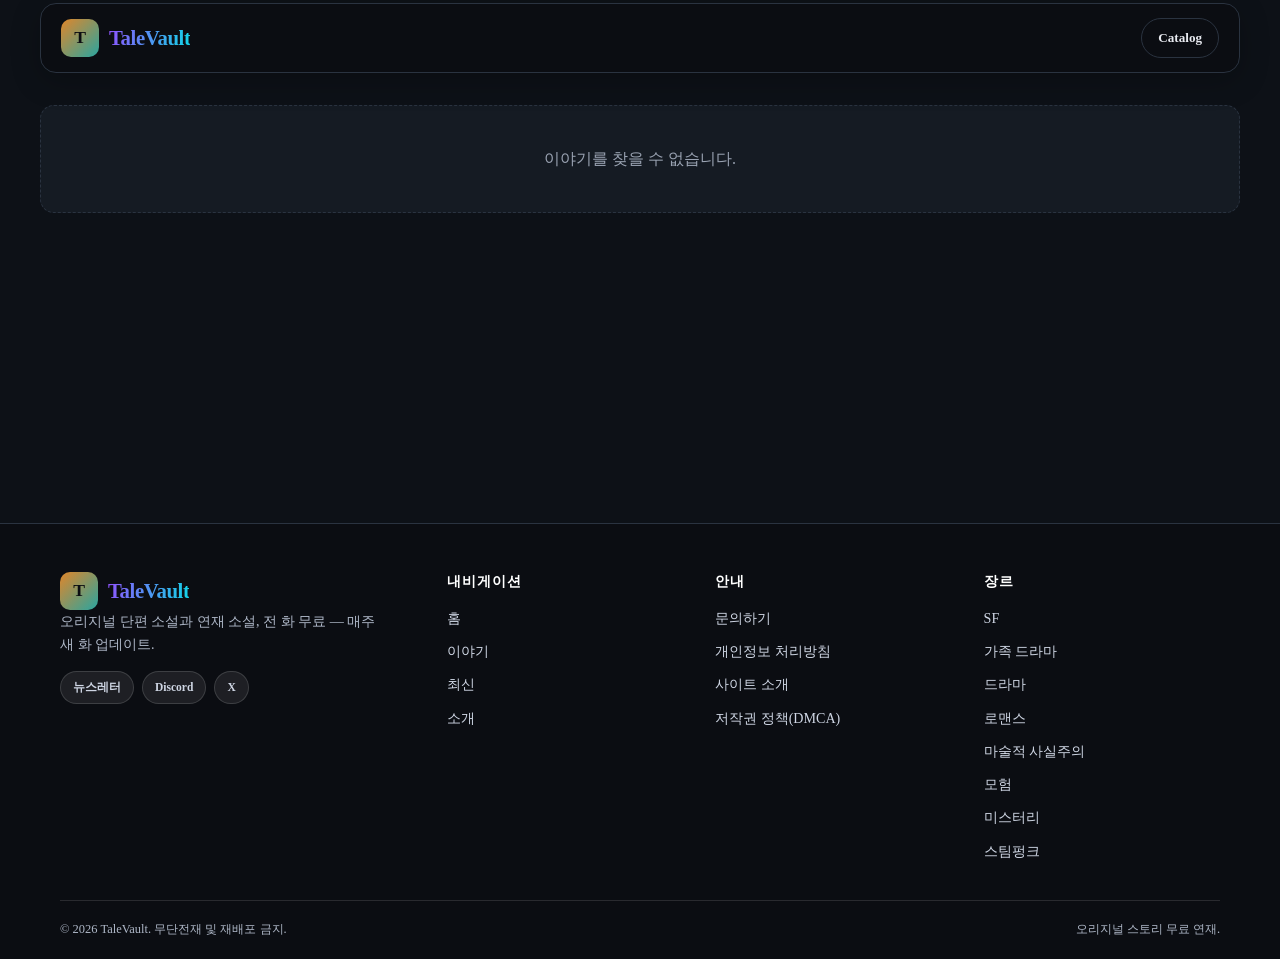
<file: read.html>
<!DOCTYPE html>
<html lang="ko">
<head>
<meta charset="utf-8">
<meta name="viewport" content="width=device-width, initial-scale=1">
<title>읽기 — TaleVault</title>
<meta name="description" content="페이지 모드와 세로 스크롤로 즐기는 읽기 화면.">
<meta name="keywords" content="talevault, talevault.mkm.fan, 무료 소설, 단편 소설, 연재 소설, 이야기 읽기, 오리지널 스토리">
<link rel="canonical" href="https://talevault.mkm.fan/read.html">
<link rel="alternate" hreflang="ko" href="https://talevault.mkm.fan/read.html">
<meta name="robots" content="index, follow, max-image-preview:large">
<meta property="og:type" content="website">
<meta property="og:site_name" content="TaleVault">
<meta property="og:title" content="읽기 — TaleVault">
<meta property="og:description" content="페이지 모드와 세로 스크롤로 즐기는 읽기 화면.">
<meta property="og:url" content="https://talevault.mkm.fan/read.html">
<meta property="og:locale" content="ko_KR">
<meta name="twitter:card" content="summary_large_image">
<link rel="icon" type="image/png" href="favicon.png">
<link rel="stylesheet" href="assets/css/mkm.css">
<link rel="stylesheet" href="assets/css/site.css">
</head>
<body data-page="read" class="mkm-reading" id="mkm-top">
<a class="mkm-skip-link" href="#content">본문 바로가기</a>

<header class="mkm-header is-sticky">
  <div class="mkm-container mkm-header-inner">
    <div class="mkm-brand">
      <a class="mkm-logo" href="index.html" aria-label="홈"><span class="mkm-logo-mark">T</span><span class="mkm-logo-text">TaleVault</span></a>
    </div>
    <div class="mkm-header-actions">
      <a class="mkm-btn mkm-btn-sm mkm-btn-ghost" href="index.html">Catalog</a>
      <button type="button" class="mkm-menu-toggle" aria-expanded="false" aria-controls="mkm-mobile-menu">
        <span class="mkm-menu-toggle-icon" aria-hidden="true"></span><span class="mkm-menu-toggle-label">메뉴</span>
      </button>
    </div>
  </div>
  <div class="mkm-mobile-menu" id="mkm-mobile-menu"><div class="mkm-container">
    <ul class="mkm-mobile-nav"><li><a href="index.html">홈</a></li><li><a href="search.html">이야기</a></li></ul>
  </div></div>
</header>
<div class="mkm-progress"><div class="mkm-progress-bar" id="prog-bar"></div></div>
<div data-ad="header"></div>

<main id="content" class="mkm-main" >
  <div class="mkm-container mkm-page" id="reader-stage">
    <div class="mkm-reader-head">
      <h1 id="r-title">Loading…</h1>
      <div class="mkm-reader-tools">
        <select id="ch-select" aria-label="Chapter"></select>
        <button type="button" id="mode-btn" class="mkm-btn mkm-btn-sm mkm-btn-ghost">Switch: paged</button>
        <button type="button" id="width-btn" class="mkm-btn mkm-btn-sm mkm-btn-ghost">Width: normal</button>
      </div>
    </div>

    <div id="reader-wrap" class="mkm-reader">
      <div class="mkm-reader-images" id="reader-images"></div>
      <div class="mkm-reader-nav">
        <button type="button" id="pg-prev" class="mkm-btn mkm-btn-ghost" hidden>← Page</button>
        <span class="mkm-subtitle" id="p-count" style="align-self:center"></span>
        <button type="button" id="pg-next" class="mkm-btn mkm-btn-ghost" hidden>Page →</button>
      </div>
    </div>

    <div class="mkm-reader-nav">
      <button type="button" id="ch-prev" class="mkm-btn mkm-btn-ghost">← 이전 화</button>
      <a class="mkm-btn mkm-btn-sm" id="all-ch" href="index.html">전체 화 목록</a>
      <button type="button" id="ch-next" class="mkm-btn mkm-btn-ghost">다음 화 →</button>
    </div>
  </div>
</main>
<div data-ad="footer"></div>

<footer class="mkm-footer">
  <div class="mkm-container">
    <div class="mkm-footer-grid has-four">
      <div class="mkm-footer-brand">
        <a class="mkm-footer-logo" href="index.html"><span class="mkm-logo-mark">T</span><span class="mkm-logo-text">TaleVault</span></a>
        <p class="mkm-footer-about"></p>
        <div class="mkm-social"></div>
      </div>
      <div class="mkm-footer-col"><h3>내비게이션</h3>
        <ul class="mkm-footer-menu">
          <li><a href="index.html">홈</a></li>
          <li><a href="search.html">이야기</a></li>
          <li><a href="index.html#latest">최신</a></li>
          <li><a href="about.html">소개</a></li>
        </ul>
      </div>
      <div class="mkm-footer-col"><h3>안내</h3>
        <ul class="mkm-footer-menu">
          <li><a href="contact.html">문의하기</a></li>
          <li><a href="privacy.html">개인정보 처리방침</a></li>
          <li><a href="about.html">사이트 소개</a></li>
          <li><a href="dmca.html">저작권 정책(DMCA)</a></li>
        </ul>
      </div>
      <div class="mkm-footer-col"><h3>장르</h3>
        <ul class="mkm-footer-menu mkm-footer-genres"></ul>
      </div>
    </div>
    <div class="mkm-footer-bottom"><span>© <span data-year>2026</span> TaleVault. 무단전재 및 재배포 금지.</span><span>오리지널 스토리 무료 연재.</span></div>
  </div>
</footer>
<button type="button" class="mkm-back-to-top" aria-label="Back to top">↑</button>




<script src="assets/js/app.js?v=3"></script>
</body>
</html>
</file>
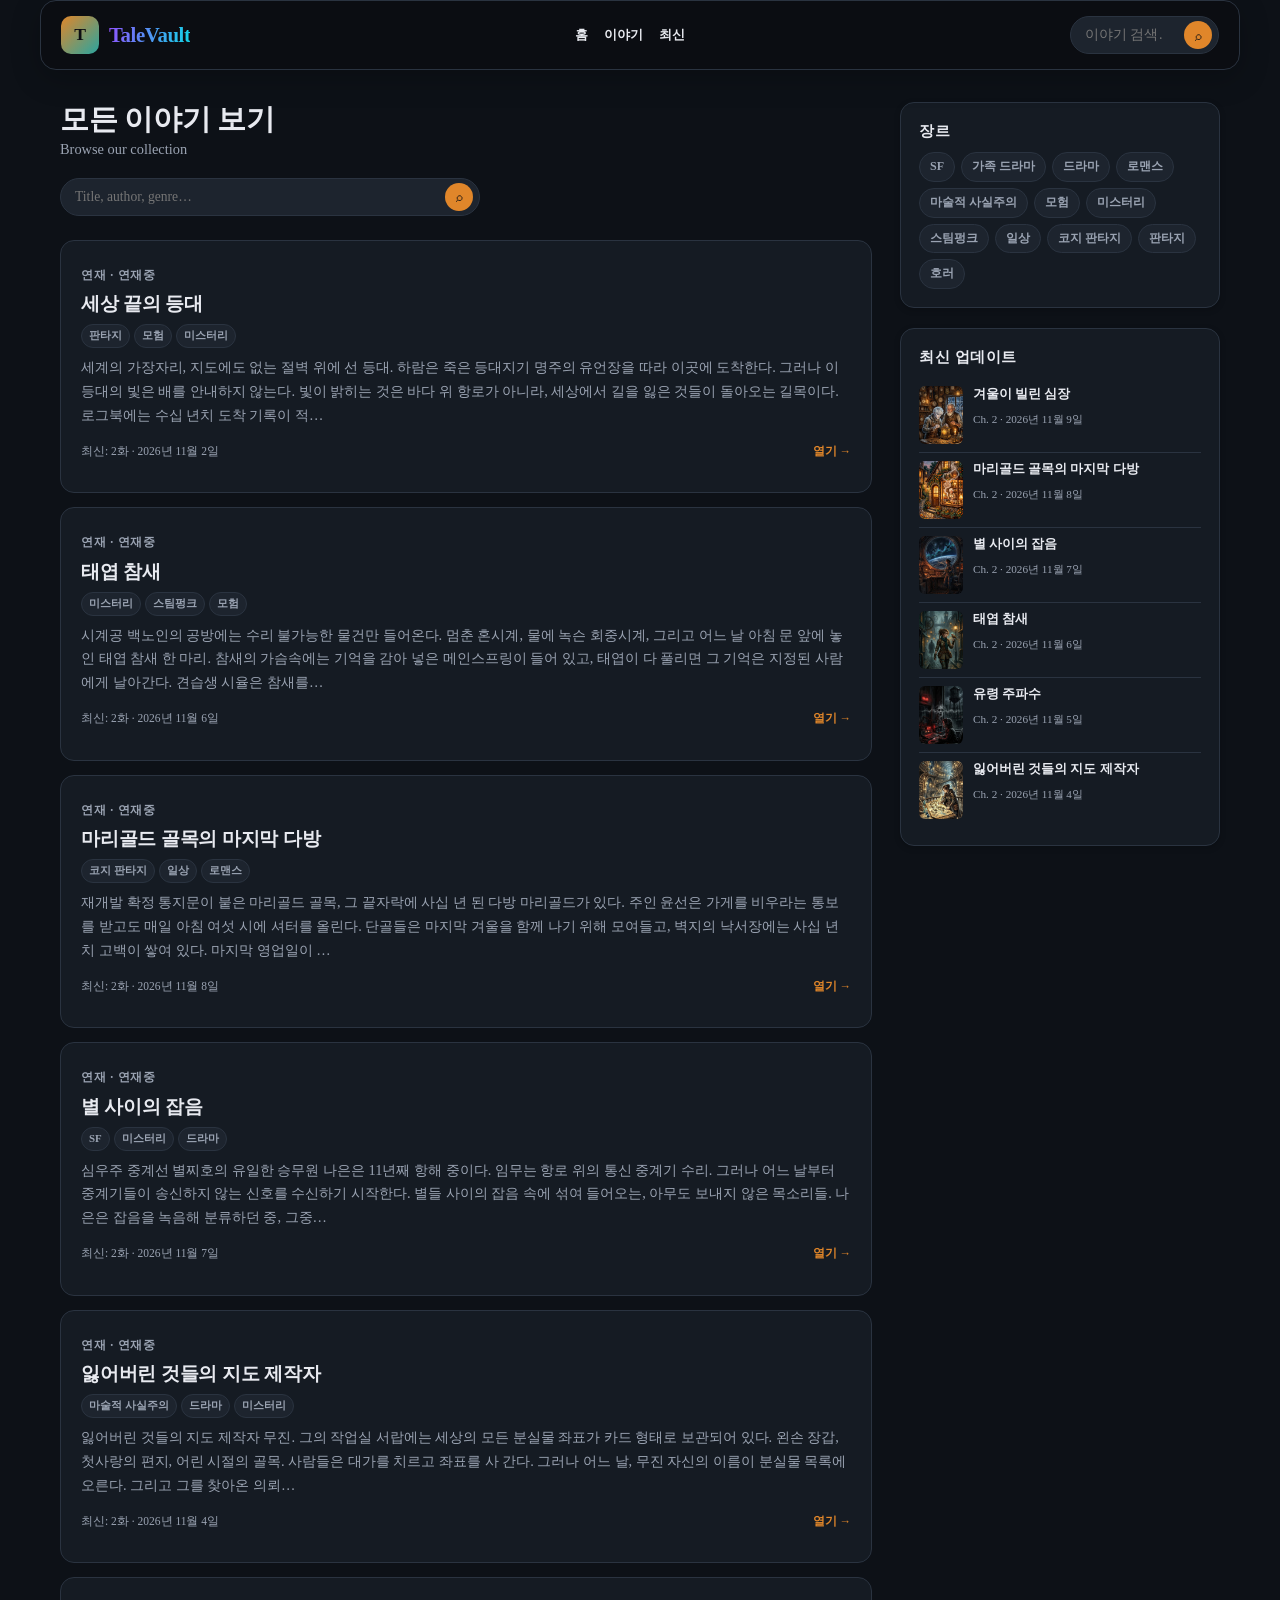
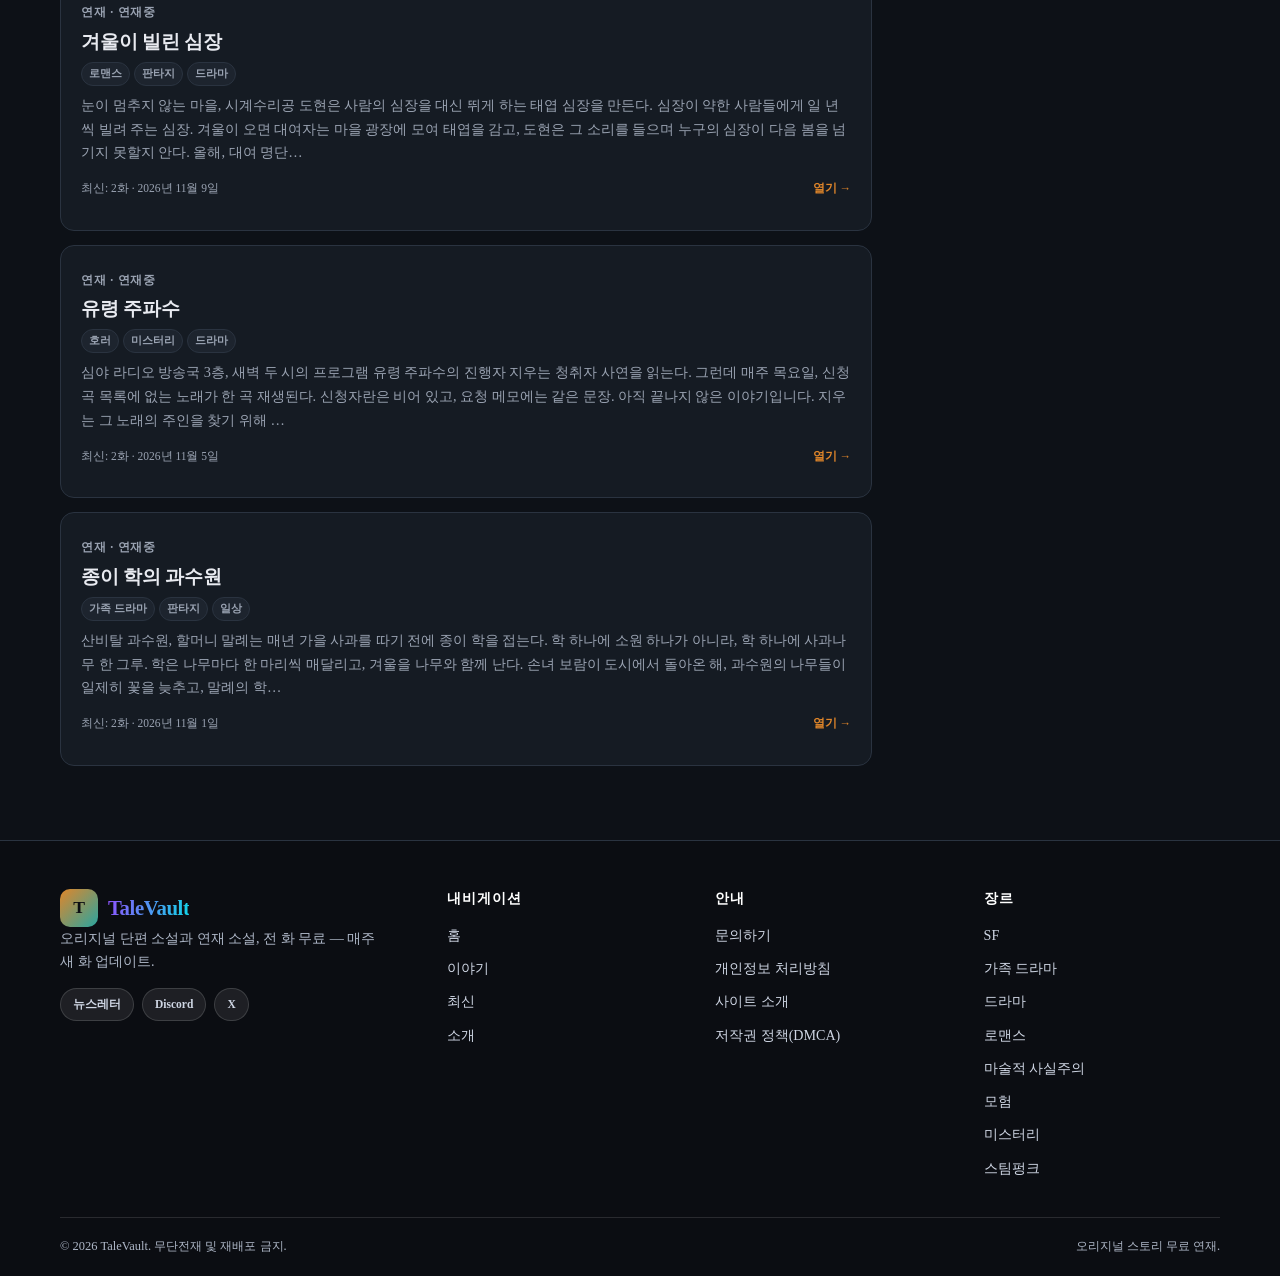
<file: search.html>
<!DOCTYPE html>
<html lang="ko">
<head>
<meta charset="utf-8">
<meta name="viewport" content="width=device-width, initial-scale=1">
<title>이야기 목록 — TaleVault</title>
<meta name="description" content="모든 오리지널 스토리와 연재 소설을 검색하고 무료로 읽으세요.">
<meta name="keywords" content="talevault, talevault.mkm.fan, 무료 소설, 단편 소설, 연재 소설, 이야기 읽기, 오리지널 스토리">
<link rel="canonical" href="https://talevault.mkm.fan/search.html">
<link rel="alternate" hreflang="ko" href="https://talevault.mkm.fan/search.html">
<meta name="robots" content="index, follow, max-image-preview:large">
<meta property="og:type" content="website">
<meta property="og:site_name" content="TaleVault">
<meta property="og:title" content="이야기 목록 — TaleVault">
<meta property="og:description" content="모든 오리지널 스토리와 연재 소설을 검색하고 무료로 읽으세요.">
<meta property="og:url" content="https://talevault.mkm.fan/search.html">
<meta property="og:locale" content="ko_KR">
<meta name="twitter:card" content="summary_large_image">
<link rel="icon" type="image/png" href="favicon.png">
<link rel="stylesheet" href="assets/css/mkm.css">
<link rel="stylesheet" href="assets/css/site.css">
</head>
<body data-page="search" id="mkm-top">
<a class="mkm-skip-link" href="#content">본문 바로가기</a>

<header class="mkm-header is-sticky">
  <div class="mkm-container mkm-header-inner">
    <div class="mkm-brand">
      <a class="mkm-logo" href="index.html" aria-label="홈"><span class="mkm-logo-mark">T</span><span class="mkm-logo-text">TaleVault</span></a>
    </div>
    <nav class="mkm-nav" aria-label="Primary menu">
      <ul class="mkm-menu">
        <li><a href="index.html">홈</a></li>
        <li><a href="search.html">이야기</a></li>
        <li><a href="index.html#latest">최신</a></li>
      </ul>
    </nav>
    <div class="mkm-header-actions">
      <form class="mkm-search" role="search" action="search.html" method="get">
        <input type="search" name="s" placeholder="이야기 검색…" aria-label="이야기 검색">
        <button type="submit" aria-label="검색">⌕</button>
      </form>
      <button type="button" class="mkm-menu-toggle" aria-expanded="false" aria-controls="mkm-mobile-menu">
        <span class="mkm-menu-toggle-icon" aria-hidden="true"></span><span class="mkm-menu-toggle-label">메뉴</span>
      </button>
    </div>
  </div>
  <div class="mkm-mobile-menu" id="mkm-mobile-menu"><div class="mkm-container">
    <ul class="mkm-mobile-nav"><li><a href="index.html">홈</a></li><li><a href="search.html">이야기</a></li><li><a href="index.html#latest">최신</a></li></ul>
    <form class="mkm-search" role="search" action="search.html" method="get">
      <input type="search" name="s" placeholder="이야기 검색…" aria-label="이야기 검색">
      <button type="submit" aria-label="검색">⌕</button>
    </form>
  </div></div>
</header>
<div data-ad="header"></div>

<main id="content" class="mkm-main">
  <div class="mkm-container">
    <div class="mkm-layout">
      <div>
        <div class="mkm-section mkm-listing-section">
          <div class="mkm-section-head">
            <div><h1 class="mkm-title" id="q-label">Browse all manga</h1><p class="mkm-subtitle">Browse our collection</p></div>
          </div>
          <form class="mkm-search" role="search" action="search.html" method="get" style="margin-bottom:18px">
            <input type="search" name="s" placeholder="Title, author, genre…" aria-label="이야기 검색">
            <button type="submit" aria-label="검색">⌕</button>
          </form>
          <div data-ad="listing"></div>
          <div id="results"></div>
        </div>
      </div>
      <div class="mkm-sidebar"></div>
    </div>
  </div>
</main>
<div data-ad="footer"></div>

<footer class="mkm-footer">
  <div class="mkm-container">
    <div class="mkm-footer-grid has-four">
      <div class="mkm-footer-brand">
        <a class="mkm-footer-logo" href="index.html"><span class="mkm-logo-mark">T</span><span class="mkm-logo-text">TaleVault</span></a>
        <p class="mkm-footer-about"></p>
        <div class="mkm-social"></div>
      </div>
      <div class="mkm-footer-col"><h3>내비게이션</h3>
        <ul class="mkm-footer-menu">
          <li><a href="index.html">홈</a></li>
          <li><a href="search.html">이야기</a></li>
          <li><a href="index.html#latest">최신</a></li>
          <li><a href="about.html">소개</a></li>
        </ul>
      </div>
      <div class="mkm-footer-col"><h3>안내</h3>
        <ul class="mkm-footer-menu">
          <li><a href="contact.html">문의하기</a></li>
          <li><a href="privacy.html">개인정보 처리방침</a></li>
          <li><a href="about.html">사이트 소개</a></li>
          <li><a href="dmca.html">저작권 정책(DMCA)</a></li>
        </ul>
      </div>
      <div class="mkm-footer-col"><h3>장르</h3>
        <ul class="mkm-footer-menu mkm-footer-genres"></ul>
      </div>
    </div>
    <div class="mkm-footer-bottom"><span>© <span data-year>2026</span> TaleVault. 무단전재 및 재배포 금지.</span><span>오리지널 스토리 무료 연재.</span></div>
  </div>
</footer>
<button type="button" class="mkm-back-to-top" aria-label="Back to top">↑</button>




<script src="assets/js/app.js?v=3"></script>
</body>
</html>
</file>
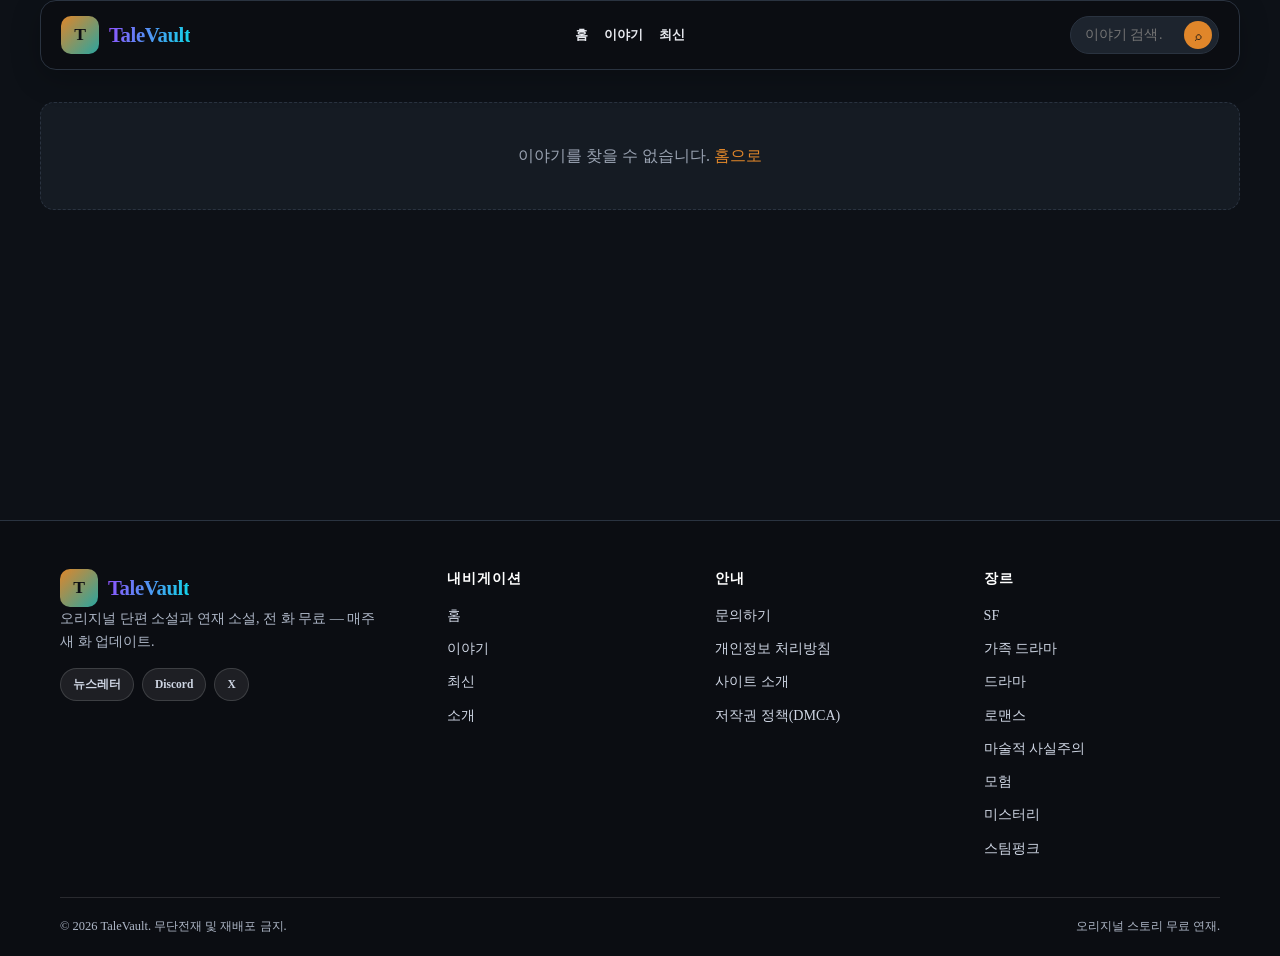
<file: story.html>
<!DOCTYPE html>
<html lang="ko">
<head>
<meta charset="utf-8">
<meta name="viewport" content="width=device-width, initial-scale=1">
<title>이야기 — TaleVault</title>
<meta name="description" content="작품 상세 정보와 전체 챕터 목록.">
<meta name="keywords" content="talevault, talevault.mkm.fan, 무료 소설, 단편 소설, 연재 소설, 이야기 읽기, 오리지널 스토리">
<link rel="canonical" href="https://talevault.mkm.fan/story.html">
<link rel="alternate" hreflang="ko" href="https://talevault.mkm.fan/story.html">
<meta name="robots" content="index, follow, max-image-preview:large">
<meta property="og:type" content="website">
<meta property="og:site_name" content="TaleVault">
<meta property="og:title" content="이야기 — TaleVault">
<meta property="og:description" content="작품 상세 정보와 전체 챕터 목록.">
<meta property="og:url" content="https://talevault.mkm.fan/story.html">
<meta property="og:locale" content="ko_KR">
<meta name="twitter:card" content="summary_large_image">
<link rel="icon" type="image/png" href="favicon.png">
<link rel="stylesheet" href="assets/css/mkm.css">
<link rel="stylesheet" href="assets/css/site.css">
</head>
<body data-page="manga" id="mkm-top">
<a class="mkm-skip-link" href="#content">본문 바로가기</a>

<header class="mkm-header is-sticky">
  <div class="mkm-container mkm-header-inner">
    <div class="mkm-brand">
      <a class="mkm-logo" href="index.html" aria-label="홈"><span class="mkm-logo-mark">T</span><span class="mkm-logo-text">TaleVault</span></a>
    </div>
    <nav class="mkm-nav" aria-label="Primary menu">
      <ul class="mkm-menu">
        <li><a href="index.html">홈</a></li>
        <li><a href="search.html">이야기</a></li>
        <li><a href="index.html#latest">최신</a></li>
      </ul>
    </nav>
    <div class="mkm-header-actions">
      <form class="mkm-search" role="search" action="search.html" method="get">
        <input type="search" name="s" placeholder="이야기 검색…" aria-label="이야기 검색">
        <button type="submit" aria-label="검색">⌕</button>
      </form>
      <button type="button" class="mkm-menu-toggle" aria-expanded="false" aria-controls="mkm-mobile-menu">
        <span class="mkm-menu-toggle-icon" aria-hidden="true"></span><span class="mkm-menu-toggle-label">메뉴</span>
      </button>
    </div>
  </div>
  <div class="mkm-mobile-menu" id="mkm-mobile-menu"><div class="mkm-container">
    <ul class="mkm-mobile-nav">
      <li><a href="index.html">홈</a></li>
      <li><a href="search.html">이야기</a></li>
      <li><a href="index.html#latest">최신</a></li>
    </ul>
    <form class="mkm-search" role="search" action="search.html" method="get">
      <input type="search" name="s" placeholder="이야기 검색…" aria-label="이야기 검색">
      <button type="submit" aria-label="검색">⌕</button>
    </form>
  </div></div>
</header>
<div data-ad="header"></div>

<main id="content" class="mkm-main">
  <div data-ad="listing"></div>
  <div id="detail"></div>
</main>
<div data-ad="footer"></div>

<footer class="mkm-footer">
  <div class="mkm-container">
    <div class="mkm-footer-grid has-four">
      <div class="mkm-footer-brand">
        <a class="mkm-footer-logo" href="index.html"><span class="mkm-logo-mark">T</span><span class="mkm-logo-text">TaleVault</span></a>
        <p class="mkm-footer-about"></p>
        <div class="mkm-social"></div>
      </div>
      <div class="mkm-footer-col"><h3>내비게이션</h3>
        <ul class="mkm-footer-menu">
          <li><a href="index.html">홈</a></li>
          <li><a href="search.html">이야기</a></li>
          <li><a href="index.html#latest">최신</a></li>
          <li><a href="about.html">소개</a></li>
        </ul>
      </div>
      <div class="mkm-footer-col"><h3>안내</h3>
        <ul class="mkm-footer-menu">
          <li><a href="contact.html">문의하기</a></li>
          <li><a href="privacy.html">개인정보 처리방침</a></li>
          <li><a href="about.html">사이트 소개</a></li>
          <li><a href="dmca.html">저작권 정책(DMCA)</a></li>
        </ul>
      </div>
      <div class="mkm-footer-col"><h3>장르</h3>
        <ul class="mkm-footer-menu mkm-footer-genres"></ul>
      </div>
    </div>
    <div class="mkm-footer-bottom"><span>© <span data-year>2026</span> TaleVault. 무단전재 및 재배포 금지.</span><span>오리지널 스토리 무료 연재.</span></div>
  </div>
</footer>
<button type="button" class="mkm-back-to-top" aria-label="Back to top">↑</button>




<script src="assets/js/app.js?v=3"></script>
</body>
</html>
</file>
<file: assets/css/mkm.css>
/*
Theme Name: TaleVault
Theme URI: https://mkm.fan/
Author: Kashi Ahmer
Description: A fast, responsive one-page manga reading theme with a built-in admin panel, header, footer, logo, favicon, SEO and ad slots.
Version: 2.4.6
Requires at least: 6.0
Tested up to: 6.7
Requires PHP: 7.4
License: GNU General Public License v2 or later
License URI: https://www.gnu.org/licenses/gpl-2.0.html
Text Domain: mkm-manga-pro
Tags: custom-menu, custom-logo, featured-images, translation-ready
Site: MKM.FAN
Copyright (c) 2026 Kashi Ahmer. Licensed under the GNU General Public License v2 or later.
*/

:root{--mkm-accent:#ff7a1a;--mkm-accent-2:#ffb347;--mkm-bg:#0b0d12;--mkm-surface:#12151d;--mkm-surface-2:#1a1f2b;--mkm-border:#262c3a;--mkm-text:#e8eaf0;--mkm-muted:#9aa3b2;--mkm-header:#0b0d12;--mkm-footer:#0b0d12;--mkm-radius:14px;--mkm-container:1240px;--mkm-font:system-ui,-apple-system,"Segoe UI",Roboto,Arial,sans-serif}
*,*::before,*::after{box-sizing:border-box}
html{scroll-behavior:smooth}
body{margin:0;background:var(--mkm-bg);color:var(--mkm-text);font-family:var(--mkm-font);font-size:16px;line-height:1.65;-webkit-font-smoothing:antialiased}
img{max-width:100%;height:auto;display:block}
a{color:var(--mkm-accent);text-decoration:none;transition:color .2s}
a:hover{color:var(--mkm-accent-2)}
h1,h2,h3,h4{margin:0 0 .5em;line-height:1.25;font-weight:800;letter-spacing:-.01em}
p{margin:0 0 1em}
ul,ol{margin:0 0 1em;padding-left:1.2em}
.mkm-container{width:100%;max-width:var(--mkm-container);margin:0 auto;padding:0 20px}
.mkm-skip-link{position:absolute;left:-9999px;top:0;z-index:999;background:var(--mkm-accent);color:#0b0d12;padding:10px 16px;font-weight:700}
.mkm-skip-link:focus{left:0}
.mkm-btn{display:inline-flex;align-items:center;justify-content:center;gap:8px;padding:11px 22px;border-radius:999px;background:var(--mkm-accent);color:#0b0d12;font-weight:800;font-size:.92rem;border:0;cursor:pointer;transition:transform .2s,background .2s}
.mkm-btn:hover{background:var(--mkm-accent-2);color:#0b0d12;transform:translateY(-1px)}
.mkm-btn-ghost{background:transparent;color:var(--mkm-text);border:1px solid var(--mkm-border)}
.mkm-btn-ghost:hover{background:var(--mkm-surface-2);color:var(--mkm-text)}
.mkm-btn-sm{padding:8px 16px;font-size:.82rem}
.mkm-header{background:var(--mkm-header);border-bottom:1px solid var(--mkm-border)}
.mkm-header.is-sticky{position:sticky;top:0;z-index:50}
.mkm-topbar{background:var(--mkm-surface);border-bottom:1px solid var(--mkm-border);font-size:.78rem;color:var(--mkm-muted)}
.mkm-topbar-inner{display:flex;justify-content:space-between;align-items:center;min-height:34px;gap:12px}
.mkm-header-inner{display:flex;align-items:center;justify-content:space-between;gap:20px;min-height:72px}
.mkm-brand{display:flex;align-items:center;min-width:0}
.mkm-logo,.mkm-footer-logo{display:inline-flex;align-items:center;gap:10px;color:var(--mkm-text);font-weight:900;font-size:1.3rem;letter-spacing:-.02em}
.mkm-logo:hover,.mkm-footer-logo:hover{color:var(--mkm-text)}
.mkm-logo img,.mkm-footer-logo img{max-height:48px;width:auto}
.mkm-logo-mark{display:grid;place-items:center;width:38px;height:38px;border-radius:10px;background:linear-gradient(135deg,var(--mkm-accent),var(--mkm-accent-2));color:#0b0d12;font-size:1.1rem;font-weight:900}
.mkm-logo-text{white-space:nowrap;overflow:hidden;text-overflow:ellipsis;max-width:240px}
.mkm-custom-logo img{max-height:48px;width:auto}
.mkm-nav{display:flex;align-items:center}
.mkm-menu{display:flex;align-items:center;gap:2px;list-style:none;margin:0;padding:0}
.mkm-menu li{position:relative}
.mkm-menu a{display:block;padding:9px 12px;color:var(--mkm-muted);font-weight:600;font-size:.9rem;border-radius:8px}
.mkm-menu a:hover,.mkm-menu .current-menu-item>a{color:var(--mkm-text);background:var(--mkm-surface-2)}
.mkm-header-actions{display:flex;align-items:center;gap:10px}
.mkm-search{display:flex;align-items:center;gap:6px;background:var(--mkm-surface-2);border:1px solid var(--mkm-border);border-radius:999px;padding:4px 6px 4px 12px}
.mkm-search input{border:0;background:transparent;outline:0;font:inherit;font-size:.85rem;color:var(--mkm-text);width:150px}
.mkm-search button{border:0;background:var(--mkm-accent);color:#0b0d12;border-radius:999px;width:28px;height:28px;cursor:pointer;font-size:.8rem}
.mkm-menu-toggle{display:none;align-items:center;gap:8px;background:var(--mkm-surface-2);border:1px solid var(--mkm-border);color:var(--mkm-text);padding:8px 12px;border-radius:10px;font-weight:700;cursor:pointer}
.mkm-menu-toggle-icon{display:inline-block;width:16px;height:2px;background:currentColor;position:relative}
.mkm-menu-toggle-icon::before,.mkm-menu-toggle-icon::after{content:"";position:absolute;left:0;width:16px;height:2px;background:currentColor}
.mkm-menu-toggle-icon::before{top:-5px}.mkm-menu-toggle-icon::after{top:5px}
.mkm-mobile-menu{display:none;border-top:1px solid var(--mkm-border);background:var(--mkm-surface)}
.mkm-mobile-menu.is-open{display:block}
.mkm-mobile-nav{list-style:none;margin:0;padding:10px 0}
.mkm-mobile-nav a{display:block;padding:12px 4px;color:var(--mkm-text);font-weight:600;border-bottom:1px solid var(--mkm-border)}
.mkm-main{min-height:50vh}
.mkm-hero{position:relative;background-size:cover;background-position:center;overflow:hidden;border-bottom:1px solid var(--mkm-border)}
.mkm-hero::before{content:"";position:absolute;inset:0;background:linear-gradient(90deg,rgba(11,13,18,.97) 0%,rgba(11,13,18,.85) 45%,rgba(11,13,18,.35) 100%)}
.mkm-hero-inner{position:relative;display:grid;grid-template-columns:1.1fr .9fr;gap:32px;align-items:center;padding:clamp(40px,6vw,80px) 20px}
.mkm-hero-content{max-width:620px}
.mkm-hero-badge{display:inline-flex;align-items:center;gap:6px;padding:5px 12px;border-radius:999px;background:rgba(255,122,26,.12);border:1px solid rgba(255,122,26,.35);color:var(--mkm-accent-2);font-size:.75rem;font-weight:800;text-transform:uppercase;letter-spacing:.08em;margin-bottom:14px}
.mkm-hero h1{font-size:clamp(1.8rem,4vw,3rem);margin-bottom:12px}
.mkm-hero p{color:var(--mkm-muted);font-size:1.02rem;max-width:560px}
.mkm-hero-actions{display:flex;flex-wrap:wrap;gap:10px;margin-top:20px}
.mkm-hero-art{border-radius:16px;overflow:hidden;box-shadow:0 12px 30px rgba(0,0,0,.35);aspect-ratio:16/9;background:var(--mkm-surface-2)}
.mkm-hero-art img{width:100%;height:100%;object-fit:cover}
.mkm-layout{display:grid;grid-template-columns:1fr 320px;gap:28px;padding:32px 0}
.mkm-section{margin-bottom:32px}
.mkm-section-head{display:flex;align-items:flex-end;justify-content:space-between;gap:16px;margin-bottom:16px}
.mkm-title{font-size:clamp(1.3rem,2.5vw,1.8rem);margin:0}
.mkm-subtitle{color:var(--mkm-muted);font-size:.9rem;margin:0}
.mkm-grid{display:grid;grid-template-columns:repeat(4,1fr);gap:18px}
.mkm-card{background:var(--mkm-surface);border:1px solid var(--mkm-border);border-radius:var(--mkm-radius);overflow:hidden;box-shadow:0 2px 6px rgba(0,0,0,.2);transition:transform .2s,box-shadow .2s}
.mkm-card:hover{transform:translateY(-3px);box-shadow:0 10px 24px rgba(0,0,0,.35)}
.mkm-card-cover{position:relative;aspect-ratio:3/4;background:var(--mkm-surface-2);overflow:hidden}
.mkm-card-cover img{width:100%;height:100%;object-fit:cover;transition:transform .3s}
.mkm-card:hover .mkm-card-cover img{transform:scale(1.04)}
.mkm-card-chapter{position:absolute;left:8px;bottom:8px;background:rgba(11,13,18,.85);color:#fff;font-size:.7rem;font-weight:700;padding:3px 8px;border-radius:999px}
.mkm-card-body{padding:12px}
.mkm-card-title{font-size:.92rem;font-weight:700;margin:0 0 6px;line-height:1.35;display:-webkit-box;-webkit-line-clamp:2;-webkit-box-orient:vertical;overflow:hidden}
.mkm-card-title a{color:var(--mkm-text)}
.mkm-card-title a:hover{color:var(--mkm-accent)}
.mkm-card-genres{display:flex;flex-wrap:wrap;gap:4px;margin-bottom:8px}
.mkm-genre{display:inline-block;background:var(--mkm-surface-2);border:1px solid var(--mkm-border);color:var(--mkm-muted);font-size:.68rem;font-weight:600;padding:2px 7px;border-radius:999px}
.mkm-genre:hover{color:var(--mkm-accent);border-color:var(--mkm-accent)}
.mkm-card-meta{display:flex;justify-content:space-between;align-items:center;font-size:.72rem;color:var(--mkm-muted)}
.mkm-card-link{color:var(--mkm-accent);font-weight:700}
.mkm-sidebar{min-width:0}
.mkm-widget{background:var(--mkm-surface);border:1px solid var(--mkm-border);border-radius:var(--mkm-radius);padding:18px;margin-bottom:20px;box-shadow:0 2px 6px rgba(0,0,0,.2)}
.mkm-widget-title{font-size:.95rem;font-weight:800;margin:0 0 12px;color:var(--mkm-text);text-transform:uppercase;letter-spacing:.04em}
.mkm-genre-list{list-style:none;margin:0;padding:0;display:flex;flex-wrap:wrap;gap:6px}
.mkm-genre-list a{display:inline-block;background:var(--mkm-surface-2);border:1px solid var(--mkm-border);color:var(--mkm-muted);font-size:.75rem;font-weight:600;padding:4px 10px;border-radius:999px}
.mkm-genre-list a:hover{color:var(--mkm-accent);border-color:var(--mkm-accent)}
.mkm-latest-list{list-style:none;margin:0;padding:0}
.mkm-latest-list li{display:flex;gap:10px;padding:8px 0;border-bottom:1px solid var(--mkm-border)}
.mkm-latest-list li:last-child{border-bottom:0}
.mkm-latest-list img{width:44px;height:58px;object-fit:cover;border-radius:6px;flex-shrink:0}
.mkm-latest-list .t{font-size:.8rem;font-weight:700;line-height:1.3;margin:0 0 2px}
.mkm-latest-list .t a{color:var(--mkm-text)}
.mkm-latest-list .t a:hover{color:var(--mkm-accent)}
.mkm-latest-list .c{font-size:.7rem;color:var(--mkm-muted)}
.mkm-footer{background:var(--mkm-footer);border-top:1px solid var(--mkm-border);padding:48px 0 20px}
.mkm-footer a{color:#cfd6e4}
.mkm-footer a:hover{color:#fff}
.mkm-footer-grid{display:grid;grid-template-columns:1.4fr 1fr 1fr 1.2fr;gap:32px}
.mkm-footer-grid.has-single-menu{grid-template-columns:1.4fr 1fr 1.2fr}
.mkm-footer-about{color:#aeb7c7;font-size:.88rem;max-width:320px}
.mkm-footer-col h3{font-size:.9rem;text-transform:uppercase;letter-spacing:.08em;color:#fff;margin-bottom:12px}
.mkm-footer-menu{list-style:none;margin:0;padding:0}
.mkm-footer-menu a{display:block;padding:5px 0;font-size:.88rem}
.mkm-social{display:flex;flex-wrap:wrap;gap:8px;margin-top:14px}
.mkm-social a{display:inline-flex;align-items:center;justify-content:center;padding:6px 12px;border-radius:999px;background:rgba(255,255,255,.08);border:1px solid rgba(255,255,255,.14);color:#cfd6e4;font-size:.72rem;font-weight:700}
.mkm-footer-bottom{display:flex;justify-content:space-between;gap:16px;flex-wrap:wrap;margin-top:32px;padding-top:18px;border-top:1px solid rgba(255,255,255,.12);font-size:.78rem;color:#aeb7c7}
.mkm-footer-bottom p{margin:0}
.mkm-back-to-top{position:fixed;right:18px;bottom:18px;z-index:60;width:42px;height:42px;border-radius:50%;border:1px solid var(--mkm-border);background:var(--mkm-surface);color:var(--mkm-text);font-size:1.1rem;cursor:pointer;opacity:0;visibility:hidden;transform:translateY(10px);transition:.2s;box-shadow:0 4px 12px rgba(0,0,0,.3)}
.mkm-back-to-top.is-visible{opacity:1;visibility:visible;transform:none}
.mkm-back-to-top:hover{background:var(--mkm-accent);color:#0b0d12}
.mkm-page{padding:32px 0}
.mkm-entry{max-width:860px;margin:0 auto;background:var(--mkm-surface);border:1px solid var(--mkm-border);border-radius:var(--mkm-radius);padding:28px;box-shadow:0 2px 6px rgba(0,0,0,.2)}
.mkm-entry-header h1{font-size:clamp(1.6rem,3.5vw,2.2rem);margin-bottom:16px}
.mkm-entry-content{font-size:1rem;color:var(--mkm-text)}
.mkm-entry-content a{color:var(--mkm-accent)}
.mkm-entry-content img{border-radius:8px}
.mkm-entry-content h2,.mkm-entry-content h3{margin-top:1.4em}
.mkm-entry-content blockquote{border-left:3px solid var(--mkm-accent);margin:1.2em 0;padding:8px 0 8px 18px;color:var(--mkm-muted)}
.mkm-entry-content code{background:var(--mkm-surface-2);padding:2px 6px;border-radius:6px;font-size:.9em}
.mkm-entry-content pre{background:var(--mkm-surface-2);padding:16px;border-radius:10px;overflow:auto}
.mkm-single{display:grid;grid-template-columns:280px 1fr;gap:28px;align-items:start}
.mkm-cover{border-radius:var(--mkm-radius);overflow:hidden;box-shadow:0 8px 24px rgba(0,0,0,.35);background:var(--mkm-surface-2)}
.mkm-cover img{width:100%;height:auto}
.mkm-info h1{font-size:clamp(1.5rem,3vw,2.2rem);margin-bottom:8px}
.mkm-info .alt{font-size:.85rem;color:var(--mkm-muted);margin-bottom:14px}
.mkm-meta{display:flex;flex-wrap:wrap;gap:8px;margin-bottom:16px}
.mkm-meta-item{background:var(--mkm-surface);border:1px solid var(--mkm-border);border-radius:8px;padding:5px 10px;font-size:.75rem;color:var(--mkm-muted)}
.mkm-meta-item b{color:var(--mkm-text)}
.mkm-description{background:var(--mkm-surface);border:1px solid var(--mkm-border);border-radius:var(--mkm-radius);padding:20px;margin-top:16px;box-shadow:0 2px 6px rgba(0,0,0,.2)}
.mkm-description h3{font-size:1rem;margin-bottom:8px}
.mkm-description p{font-size:.9rem;color:var(--mkm-muted);margin:0}
.mkm-chapter-list{background:var(--mkm-surface);border:1px solid var(--mkm-border);border-radius:var(--mkm-radius);overflow:hidden;box-shadow:0 2px 6px rgba(0,0,0,.2)}
.mkm-chapter-list-head{display:flex;justify-content:space-between;align-items:center;padding:14px 18px;border-bottom:1px solid var(--mkm-border);background:var(--mkm-surface-2)}
.mkm-chapter-list-head h3{margin:0;font-size:.95rem}
.mkm-chapter-list-head span{font-size:.75rem;color:var(--mkm-muted)}
.mkm-chapter-list ul{list-style:none;margin:0;padding:0;max-height:420px;overflow:auto}
.mkm-chapter-list li{border-bottom:1px solid var(--mkm-border)}
.mkm-chapter-list li:last-child{border-bottom:0}
.mkm-chapter-list a{display:flex;justify-content:space-between;gap:12px;padding:10px 18px;font-size:.85rem;color:var(--mkm-text)}
.mkm-chapter-list a:hover{background:var(--mkm-surface-2);color:var(--mkm-accent)}
.mkm-chapter-list .num{font-weight:700;color:var(--mkm-accent);min-width:64px}
.mkm-chapter-list .date{font-size:.72rem;color:var(--mkm-muted)}
.mkm-reader{max-width:900px;margin:0 auto}
.mkm-reader-head{display:flex;justify-content:space-between;align-items:center;gap:16px;margin-bottom:16px;flex-wrap:wrap}
.mkm-reader-head h1{font-size:1.3rem;margin:0}
.mkm-reader-images{background:var(--mkm-surface);border:1px solid var(--mkm-border);border-radius:var(--mkm-radius);padding:10px;box-shadow:0 2px 6px rgba(0,0,0,.2)}
.mkm-reader-images img{width:100%;height:auto;margin:0 auto 10px;border-radius:6px}
.mkm-reader-nav{display:flex;justify-content:space-between;gap:12px;margin-top:16px;flex-wrap:wrap}
.mkm-pagination{display:flex;justify-content:center;gap:6px;margin-top:24px;flex-wrap:wrap}
.mkm-pagination .page-numbers{display:inline-flex;align-items:center;justify-content:center;min-width:36px;height:36px;padding:0 10px;border-radius:8px;background:var(--mkm-surface);border:1px solid var(--mkm-border);color:var(--mkm-muted);font-size:.85rem;font-weight:600}
.mkm-pagination .page-numbers.current{background:var(--mkm-accent);border-color:var(--mkm-accent);color:#0b0d12}
.mkm-404{max-width:600px;margin:0 auto;text-align:center;padding:60px 0;background:var(--mkm-surface);border:1px solid var(--mkm-border);border-radius:var(--mkm-radius);box-shadow:0 2px 6px rgba(0,0,0,.2)}
.mkm-404-code{display:block;font-size:clamp(4rem,12vw,8rem);font-weight:900;line-height:1;background:linear-gradient(135deg,var(--mkm-accent),var(--mkm-accent-2));-webkit-background-clip:text;background-clip:text;color:transparent;margin-bottom:10px}
.mkm-404 h1{font-size:clamp(1.6rem,4vw,2.2rem)}
.mkm-404 p{color:var(--mkm-muted)}
.mkm-comments{max-width:860px;margin:32px auto 0;background:var(--mkm-surface);border:1px solid var(--mkm-border);border-radius:var(--mkm-radius);padding:24px;box-shadow:0 2px 6px rgba(0,0,0,.2)}
.comments-title,.comment-reply-title{font-size:1.3rem;margin-bottom:14px;color:var(--mkm-text)}
.comment-list{list-style:none;margin:0 0 24px;padding:0}
.comment-list .comment{padding:16px 0;border-bottom:1px solid var(--mkm-border)}
.comment-list .comment-body{display:flex;flex-wrap:wrap;gap:12px}
.comment-list .comment-author{display:block;font-weight:700;color:var(--mkm-text);margin:0}
.comment-list .comment-author .avatar{margin-right:8px;border-radius:50%}
.comment-list .comment-meta{font-size:.8rem;color:var(--mkm-muted);margin:0}
.comment-list .comment-content{width:100%;color:var(--mkm-text);font-size:.95rem}
.comment-list .comment-content p{margin:0 0 .8em}
.comment-list .reply{margin-top:8px}
.comment-list .comment-reply-link{color:var(--mkm-accent);font-weight:700;font-size:.8rem}
.comment-form{display:grid;gap:14px;margin-top:20px}
.comment-form p{margin:0;display:grid;gap:6px}
.comment-form label{display:block;font-size:.85rem;font-weight:700;color:var(--mkm-text)}
.comment-form input[type="text"],.comment-form input[type="email"],.comment-form input[type="url"],.comment-form textarea{width:100%;padding:12px 14px;border-radius:10px;border:1px solid var(--mkm-border);background:var(--mkm-surface-2);color:var(--mkm-text);font:inherit;font-size:.95rem}
.comment-form input[type="text"]:focus,.comment-form input[type="email"]:focus,.comment-form input[type="url"]:focus,.comment-form textarea:focus{outline:2px solid var(--mkm-accent);outline-offset:1px;border-color:transparent}
.comment-form .comment-form-cookies-consent{display:flex;align-items:flex-start;gap:8px;font-size:.8rem;color:var(--mkm-muted)}
.comment-form .comment-form-cookies-consent input{margin-top:3px}
.comment-form .form-submit{justify-self:start}
.comment-form .submit{display:inline-flex;align-items:center;justify-content:center;padding:12px 24px;border-radius:999px;background:var(--mkm-accent);color:#0b0d12;font-weight:800;font-size:.95rem;border:0;cursor:pointer;transition:transform .2s,background .2s}
.comment-form .submit:hover{background:var(--mkm-accent-2);color:#0b0d12;transform:translateY(-2px)}
.comment-notes,.form-allowed-tags,.logged-in-as{font-size:.8rem;color:var(--mkm-muted)}
.comment-notes a,.form-allowed-tags a,.logged-in-as a{color:var(--mkm-accent)}
.comment-respond{margin-top:32px}
.comment-reply-title{font-size:1.2rem;margin-bottom:12px}
.comment-reply-title small{font-size:.75rem;color:var(--mkm-muted);margin-left:8px}
.comment-reply-link{color:var(--mkm-accent);font-weight:700}
.comment-navigation{display:flex;justify-content:space-between;gap:12px;margin:20px 0;font-size:.85rem}
.comment-navigation a{color:var(--mkm-accent);font-weight:700}
.comment-list .comment.bypostauthor{background:rgba(255,122,26,.06);border-radius:10px;padding:16px}
.mkm-ad{margin:20px 0;text-align:center;background:var(--mkm-surface);border:1px dashed var(--mkm-border);border-radius:var(--mkm-radius);padding:14px}
.mkm-ad-label{display:block;font-size:.62rem;text-transform:uppercase;letter-spacing:.14em;color:var(--mkm-muted);margin-bottom:6px}
.mkm-ad iframe,.mkm-ad img{max-width:100%}
.mkm-empty{text-align:center;color:var(--mkm-muted);padding:40px 20px;background:var(--mkm-surface);border:1px dashed var(--mkm-border);border-radius:var(--mkm-radius)}
.mkm-breadcrumb{display:flex;flex-wrap:wrap;gap:6px;font-size:.78rem;color:var(--mkm-muted);margin-bottom:16px}
.mkm-breadcrumb a{color:var(--mkm-muted)}
.mkm-breadcrumb a:hover{color:var(--mkm-accent)}
.mkm-breadcrumb span{color:var(--mkm-text);font-weight:600}
.mkm-downloaded-images{display:flex;flex-wrap:wrap;justify-content:center;align-items:center;gap:16px;margin:24px 0;padding:0;text-align:center}
.mkm-downloaded-images .mkm-downloaded-image{display:block;width:auto!important;max-width:100%!important;height:auto!important;margin:0 auto;border-radius:10px;border:1px solid var(--mkm-border);box-shadow:0 4px 18px rgba(0,0,0,.3);background:var(--mkm-surface-2)}
.mkm-downloaded-images .mkm-downloaded-image:hover{transform:translateY(-2px);box-shadow:0 8px 24px rgba(0,0,0,.4)}
.screen-reader-text{position:absolute!important;width:1px;height:1px;padding:0;margin:-1px;overflow:hidden;clip:rect(0,0,0,0);white-space:nowrap;border:0}
@media(max-width:1024px){.mkm-grid{grid-template-columns:repeat(3,1fr)}.mkm-layout{grid-template-columns:1fr}.mkm-sidebar{order:2}.mkm-nav{display:none}.mkm-menu-toggle{display:inline-flex}.mkm-search input{width:110px}}
@media(max-width:768px){.mkm-footer-grid.has-single-menu{grid-template-columns:1fr 1fr}.mkm-grid{grid-template-columns:repeat(2,1fr)}.mkm-hero-inner{grid-template-columns:1fr}.mkm-hero-art{order:-1}.mkm-single{grid-template-columns:1fr}.mkm-cover{max-width:260px}.mkm-footer-grid{grid-template-columns:1fr 1fr}.mkm-search{display:none}}
@media(max-width:560px){.mkm-footer-grid.has-single-menu{grid-template-columns:1fr}.mkm-grid{grid-template-columns:repeat(2,1fr);gap:12px}.mkm-card-body{padding:10px}.mkm-card-title{font-size:.85rem}.mkm-footer-grid{grid-template-columns:1fr}.mkm-header-actions .mkm-btn{display:none}.mkm-topbar-year{display:none}.mkm-entry{padding:18px}.mkm-comments{padding:18px}.mkm-downloaded-images{gap:10px;margin:18px 0}}

/* Homepage slider. Hidden slides remain hidden even when other styles are present. */
.mkm-hero-slide[hidden], .mkm-slider-controls[hidden]{display:none!important}
.mkm-hero-slider{position:relative}
.mkm-hero-slide h2{font-size:clamp(1.8rem,4vw,3rem);margin-bottom:12px}
.mkm-slider-controls{position:absolute;right:max(20px,calc((100% - var(--mkm-container))/2 + 20px));bottom:20px;z-index:2;display:flex;gap:8px}
.mkm-slider-controls button{background:var(--mkm-surface);color:var(--mkm-text);border:1px solid var(--mkm-border);border-radius:50%;width:42px;height:42px;font-size:1.25rem;cursor:pointer}
.mkm-slider-controls button:focus-visible{outline:2px solid var(--mkm-accent);outline-offset:3px}

/* Reference-inspired homepage: all imagery and copy come from the site's settings. */
.mkm-header{border:0;background:transparent}
.mkm-header-inner{margin-top:16px;background:var(--mkm-header);border:1px solid var(--mkm-border);border-radius:16px;min-height:70px;box-shadow:0 8px 30px rgba(0,0,0,.22)}
.mkm-logo-text{color:#9e75ff;background:linear-gradient(100deg,#9053ff,#12d4e7);background-clip:text;-webkit-background-clip:text;-webkit-text-fill-color:transparent;max-width:350px}
.mkm-nav a{color:var(--mkm-text)}
.mkm-hero-slider{max-width:calc(var(--mkm-container) - 40px);margin:28px auto 0;border-radius:16px;overflow:hidden;border:1px solid var(--mkm-border)}
.mkm-hero{border:0;min-height:360px;background-color:#12121b}
.mkm-hero::before{background:linear-gradient(90deg,rgba(6,7,14,.95),rgba(7,8,15,.75) 68%,rgba(7,8,15,.62)),linear-gradient(0deg,#080910,transparent 65%)}
.mkm-hero-inner{min-height:360px;grid-template-columns:1fr;justify-content:center;padding:32px clamp(24px,8vw,120px);gap:32px}
.mkm-hero.has-cover .mkm-hero-inner{grid-template-columns:minmax(150px,235px) minmax(0,1fr)}
.mkm-hero-cover{position:relative;max-width:235px;aspect-ratio:2/3;border-radius:12px;overflow:hidden;border:1px solid rgba(255,255,255,.15);box-shadow:0 15px 45px rgba(103,59,210,.4)}
.mkm-hero-cover img{height:100%;width:100%;object-fit:cover}
.mkm-hero-content{max-width:680px}
.mkm-hero h1,.mkm-hero h2{font-size:clamp(1.65rem,3.4vw,2.8rem);color:#fff}
.mkm-hero .mkm-badge{color:#19d7e8;background:none;border:0;padding:0;text-transform:uppercase;letter-spacing:.06em}
.mkm-hero .mkm-btn:not(.mkm-btn-ghost){color:#fff;background:linear-gradient(100deg,#8546f2,#0fc9df)}
.mkm-hero .mkm-btn-ghost{background:rgba(255,255,255,.05);color:#fff;border-color:rgba(255,255,255,.18)}
.mkm-hero .mkm-stats{margin-top:20px}
.mkm-feature-layout{padding:36px 0 20px;align-items:start}
.mkm-feature-card{border:1px solid var(--mkm-border);background:var(--mkm-surface);border-radius:16px;padding:clamp(20px,3vw,32px);min-width:0}
.mkm-feature-card h2{font-size:1.2rem;color:#fff}
.mkm-feature-card .mkm-entry-content{color:#d5d6df}
.mkm-feature-genres{display:flex;gap:7px;flex-wrap:wrap;margin-top:20px}
.mkm-feature-genres .mkm-genre{color:#e7daff;background:rgba(133,70,242,.23);border-color:rgba(133,70,242,.25)}
.mkm-feature-meta{display:grid;grid-template-columns:repeat(4,minmax(0,1fr));gap:16px;margin:24px 0 0;border-top:1px solid var(--mkm-border);padding-top:20px;font-size:.84rem}
.mkm-feature-meta dt{color:var(--mkm-muted)}
.mkm-feature-meta dd{margin:4px 0 0;font-weight:700;overflow-wrap:anywhere}
.mkm-latest-full{grid-template-columns:minmax(0,1fr)}
.mkm-home-reader{padding-top:30px;padding-bottom:30px}
.mkm-home-reader-title{text-align:center;margin-bottom:24px}
.mkm-home-reader-title span{font-size:.7rem;color:var(--mkm-muted);text-transform:uppercase;letter-spacing:.08em;font-weight:700}
.mkm-home-reader-title h2{margin:6px 0 0;font-size:1.45rem}
.mkm-home-reader-title p{color:var(--mkm-muted);font-size:.86rem;margin:0}
.mkm-home-reader .mkm-reader-images{max-width:900px;margin:0 auto;background:none;border:0;border-radius:0;box-shadow:none;padding:0}
.mkm-home-reader .mkm-reader-images img{width:100%;height:auto;margin:0 auto;border-radius:0}
.mkm-home-reader .mkm-reader-images img:first-child{border-radius:8px 8px 0 0}
.mkm-home-reader-link{text-align:center;margin:16px 0 0}
.mkm-home-content .mkm-entry{max-width:none}
@media(max-width:768px){
 .mkm-header-inner{margin-top:8px;border-radius:12px;gap:10px}
 .mkm-logo-text{max-width:180px;font-size:1rem}
 .mkm-hero-slider{margin:16px 20px 0}
 .mkm-hero,.mkm-hero-inner{min-height:0}
 .mkm-hero-inner{padding:30px 22px 64px}
 .mkm-hero.has-cover .mkm-hero-inner{grid-template-columns:minmax(100px,150px) minmax(0,1fr);gap:18px}
 .mkm-hero p{font-size:.9rem}
 .mkm-feature-meta{grid-template-columns:repeat(2,minmax(0,1fr))}
}
@media(max-width:460px){.mkm-hero.has-cover .mkm-hero-inner{grid-template-columns:1fr}.mkm-hero-cover{width:150px}.mkm-header-actions .mkm-btn{display:none}}

/* Core editor, caption, alignment and gallery support. */
.wp-caption{max-width:100%;margin:1em 0}.wp-caption-text,.gallery-caption{font-size:.85rem;color:var(--mkm-muted);text-align:center}
.alignleft{float:left;margin:0 1.5em 1em 0}.alignright{float:right;margin:0 0 1em 1.5em}.aligncenter{display:block;margin:1em auto}
.sticky{outline:1px solid var(--mkm-border)}.mkm-entry-content::after{content:"";display:table;clear:both}
.wp-block-button.is-style-mkm-gradient .wp-block-button__link{background:linear-gradient(100deg,#8546f2,#0fc9df);color:#fff}
.mkm-page-links,.mkm-post-tags{margin:1.2em 0}.mkm-post-tags a{display:inline-block;padding:4px 10px;border-radius:999px;background:var(--mkm-surface-2);margin-right:6px}

/* Ad slots remain responsive; ad networks set their own creative dimensions. */
.mkm-ad{max-width:100%;overflow:hidden}.mkm-ad-header,.mkm-ad-home,.mkm-ad-index,.mkm-ad-footer{width:calc(100% - 40px);max-width:calc(var(--mkm-container) - 40px);margin:20px auto}
.mkm-reader-images .mkm-ad{max-width:900px;margin:18px auto}.mkm-ad-before_content,.mkm-ad-in_content,.mkm-ad-after_content{clear:both}

/* Keep the sticky navigation flush with the optional top bar. */
.mkm-header.is-sticky .mkm-header-inner{margin-top:0}
/* Keep the sticky header below the WordPress toolbar while logged in. */
@media (min-width:783px){.admin-bar .mkm-header.is-sticky{top:32px}}
@media (min-width:601px) and (max-width:782px){.admin-bar .mkm-header.is-sticky{top:46px}}

/* Primary menu dropdowns. They overlay the page instead of stretching the header. */
.mkm-menu li.mkm-has-submenu{display:flex;align-items:center}
.mkm-menu .sub-menu{display:none;position:absolute;top:100%;left:0;z-index:70;min-width:220px;max-width:min(320px,90vw);margin:0;padding:7px;list-style:none;background:var(--mkm-surface);border:1px solid var(--mkm-border);border-radius:12px;box-shadow:0 12px 30px rgba(0,0,0,.4)}
.mkm-menu .sub-menu .sub-menu{top:0;left:100%}
.mkm-menu .sub-menu li>a{flex:1;min-width:0;white-space:normal}
.mkm-menu li:hover>.sub-menu,.mkm-menu li:focus-within>.sub-menu{display:block}
.mkm-menu .sub-menu[hidden],.mkm-mobile-nav .sub-menu[hidden]{display:none!important}
.mkm-menu .mkm-has-submenu>a{padding-right:4px}
.mkm-submenu-toggle{display:inline-flex;align-items:center;justify-content:center;flex:0 0 auto;width:36px;height:38px;padding:0;border:0;border-radius:8px;color:var(--mkm-text);background:transparent;cursor:pointer;font:inherit}
.mkm-submenu-toggle::after{content:"";width:7px;height:7px;border-right:2px solid currentColor;border-bottom:2px solid currentColor;transform:translateY(-2px) rotate(45deg)}
.mkm-submenu-toggle:hover{background:var(--mkm-surface-2)}
.mkm-submenu-toggle:focus-visible,.mkm-menu-label:focus-visible{outline:2px solid var(--mkm-accent);outline-offset:2px}
.mkm-menu-label{display:block;min-width:0;padding:9px 4px 9px 12px;border:0;border-radius:8px;background:transparent;color:var(--mkm-text);font:inherit;font-size:.9rem;font-weight:600;text-align:left;cursor:pointer}
.mkm-mobile-menu{max-height:calc(100vh - 110px);overflow-y:auto}
.mkm-mobile-nav li{position:relative}
.mkm-mobile-nav li.mkm-has-submenu{display:flex;align-items:center;flex-wrap:wrap}
.mkm-mobile-nav li.mkm-has-submenu>a,.mkm-mobile-nav .mkm-menu-label{flex:1;min-width:0}
.mkm-mobile-nav .mkm-menu-label{padding:12px 4px;border-bottom:1px solid var(--mkm-border);border-radius:0}
.mkm-mobile-nav .sub-menu{flex:0 0 100%;width:100%;list-style:none;margin:0;padding:0 0 0 18px;border-left:1px solid var(--mkm-border)}

/* Prevent multi-word desktop menu items being squeezed into tall, broken lines. */
.mkm-nav{min-width:0}
.mkm-menu{width:max-content}
.mkm-menu>li{flex-shrink:0}
.mkm-menu>li>a,.mkm-menu>li>.mkm-menu-label{white-space:nowrap}
.mkm-header-actions{flex-shrink:0}
@media(min-width:1025px){
 .mkm-header .mkm-logo-text{max-width:180px}
 .mkm-header.is-compact-menu .mkm-nav{display:none}
 .mkm-header.is-compact-menu .mkm-menu-toggle{display:inline-flex}
}
@media(min-width:1025px) and (max-width:1400px){.mkm-search input{width:110px}}

/* Responsive background and menu/search display. */
.mkm-hero{background-image:var(--mkm-hero-bg,none)}
@media(max-width:767px){.mkm-hero{background-image:var(--mkm-hero-bg-mobile,var(--mkm-hero-bg,none))}}
.mkm-mobile-menu .mkm-search{display:flex;margin:8px 0 14px;max-width:100%}
.mkm-mobile-menu .mkm-search input{flex:1;width:auto;min-width:0}
.mkm-footer-grid.has-no-menu{grid-template-columns:1.4fr 1.2fr}
.mkm-footer-top{display:inline-block;margin-left:16px}
@media(max-width:768px){.mkm-footer-grid.has-no-menu{grid-template-columns:1fr 1fr}}
@media(max-width:560px){.mkm-footer-grid.has-no-menu{grid-template-columns:1fr}}
.mkm-search-results{display:grid;gap:14px}
.mkm-search-result{padding:20px;border:1px solid var(--mkm-border);background:var(--mkm-surface);border-radius:14px}
.mkm-search-result h2{font-size:1.2rem;margin:5px 0 8px;overflow-wrap:anywhere}
.mkm-search-result h2 a{color:var(--mkm-text)}
.mkm-search-result h2 a:hover{color:var(--mkm-accent)}
.mkm-search-type{font-size:.75rem;font-weight:700;color:var(--mkm-muted);text-transform:uppercase;letter-spacing:.06em}
.mkm-search-excerpt{color:var(--mkm-muted);font-size:.9rem;overflow-wrap:anywhere}
.mkm-search-excerpt p{margin:0}

.mkm-section > .mkm-search{display:flex;max-width:420px}
.mkm-section > .mkm-search input{flex:1;min-width:0;width:auto}

.mkm-footer-menu .sub-menu{list-style:none;margin:0 0 4px;padding:0 0 0 14px;border-left:1px solid var(--mkm-border)}

/* Show the whole site title: allow it to wrap rather than truncate. */
.mkm-header .mkm-brand{flex:0 0 auto;max-width:min(410px,calc(100% - 120px))}
.mkm-header .mkm-logo,.mkm-footer-logo{max-width:100%;min-width:0}
.mkm-header .mkm-logo-text,.mkm-footer-logo .mkm-logo-text{max-width:none;min-width:0;white-space:normal;overflow:visible;text-overflow:clip;overflow-wrap:anywhere;line-height:1.2}
@media(max-width:560px){.mkm-header .mkm-brand{max-width:calc(100% - 100px)}}
@media(max-width:360px){.mkm-header .mkm-logo img{max-height:40px}.mkm-header .mkm-logo-text{font-size:.95rem}}
/* Keep a full site name and horizontal desktop menu together where space allows. */
@media(min-width:1025px){
 .mkm-header-inner{gap:10px}
 .mkm-menu>li>a{font-size:.82rem;padding-left:7px;padding-right:7px}
 .mkm-menu>li>.mkm-menu-label{font-size:.82rem;padding-left:7px}
 .mkm-menu>li>.mkm-submenu-toggle{width:30px}
 .mkm-header .mkm-search input{width:95px}
}

.mkm-layout.mkm-search-empty{grid-template-columns:1fr}

/* Post archives list short previews rather than displaying full posts. */
.mkm-post-archive-grid{display:grid;grid-template-columns:repeat(2,minmax(0,1fr));gap:18px}
.mkm-post-preview{min-width:0;overflow:hidden;border:1px solid var(--mkm-border);border-radius:14px;background:var(--mkm-surface)}
.mkm-post-preview-image{display:block;overflow:hidden;aspect-ratio:16/9;background:var(--mkm-surface-2)}
.mkm-post-preview-image img{display:block;width:100%;height:100%;object-fit:cover}
.mkm-post-preview-body{padding:20px}
.mkm-post-preview-title{font-size:1.12rem;line-height:1.35;margin:0 0 10px;overflow-wrap:anywhere}
.mkm-post-preview-title a{color:var(--mkm-text)}
.mkm-post-preview-title a:hover{color:var(--mkm-accent)}
.mkm-post-preview-meta{font-size:.78rem;color:var(--mkm-muted);margin-bottom:10px}
.mkm-post-preview-excerpt{color:var(--mkm-muted);font-size:.9rem;line-height:1.6;overflow-wrap:anywhere}
.mkm-post-preview-excerpt p{margin:0 0 14px}
.mkm-post-preview-more{display:inline-block;font-size:.85rem;font-weight:700;color:var(--mkm-accent)}
.mkm-archive-description{color:var(--mkm-muted);line-height:1.6;margin-top:8px}
.mkm-archive-description p:last-child{margin-bottom:0}
@media(max-width:620px){.mkm-post-archive-grid{grid-template-columns:1fr}.mkm-post-preview-body{padding:17px}}
</file>
<file: assets/css/site.css>
/* =========================================================
   TaleVault — extra styles
   (theme ki asli style.css = mkm.css, usme haath nahi lagaya.
    Ye file sirf wo cheezein add karti hai jo static reader ke
    liye chahiye: stats row, reader tools, progress, paged mode)
   ========================================================= */

/* hero stats row (index.php ke .mkm-stats markup ke liye base styles) */
.mkm-stats{display:flex;flex-wrap:wrap;gap:26px;margin-top:20px}
.mkm-stat{display:flex;flex-direction:column;gap:2px}
.mkm-stat-num{font-size:1.15rem;font-weight:900;color:#fff}
.mkm-stat-label{font-size:.72rem;text-transform:uppercase;letter-spacing:.08em;color:var(--mkm-muted);font-weight:700}
.mkm-badge{display:inline-flex;align-items:center;gap:6px;padding:5px 12px;border-radius:999px;background:rgba(144,83,255,.14);border:1px solid rgba(144,83,255,.35);color:#c9b4ff;font-size:.72rem;font-weight:800;text-transform:uppercase;letter-spacing:.08em;margin-bottom:12px}

/* reader toolbar */
.mkm-reader-tools{display:flex;align-items:center;gap:8px;flex-wrap:wrap}
.mkm-reader-tools select{background:var(--mkm-surface-2);color:var(--mkm-text);border:1px solid var(--mkm-border);border-radius:999px;padding:8px 12px;font:inherit;font-size:.82rem;font-weight:700;cursor:pointer;outline:0}
.mkm-reader-tools select:focus-visible{outline:2px solid var(--mkm-accent)}

/* reading progress bar (sticky, header ke neeche) */
.mkm-progress{position:sticky;top:0;z-index:40;height:3px;background:transparent;pointer-events:none}
.mkm-progress-bar{height:100%;width:0;background:linear-gradient(90deg,#9053ff,#12d4e7);transition:width .1s linear}
body.mkm-reading .mkm-header.is-sticky{top:3px}

/* paged mode: ek page, centre me */
.mkm-reader-images.is-paged{display:flex;justify-content:center}
.mkm-reader-images.is-paged img{width:auto;max-width:100%;max-height:80vh;margin:0 auto;border-radius:8px}
.mkm-reader-images img{background:var(--mkm-surface-2);min-height:90px}

/* page width toggle (strip mode) */
.mkm-reader.narrow{max-width:640px}
.mkm-reader.wide{max-width:1100px}

/* chapter list me "read" state */
.mkm-chapter-list li.is-current a{background:var(--mkm-surface-2);color:var(--mkm-accent)}
.mkm-chapter-list .pgs{font-size:.7rem;color:var(--mkm-muted);white-space:nowrap}

/* home reader preview: placeholder pages thori chhoti */
.mkm-home-reader .mkm-reader-images img{background:#0d0f16}

/* search results page spacing */
.mkm-search-results{padding:6px 0 10px}

/* footer social chips ke icons ke liye chhota gap fix */
.mkm-social a{gap:6px}
</file>
